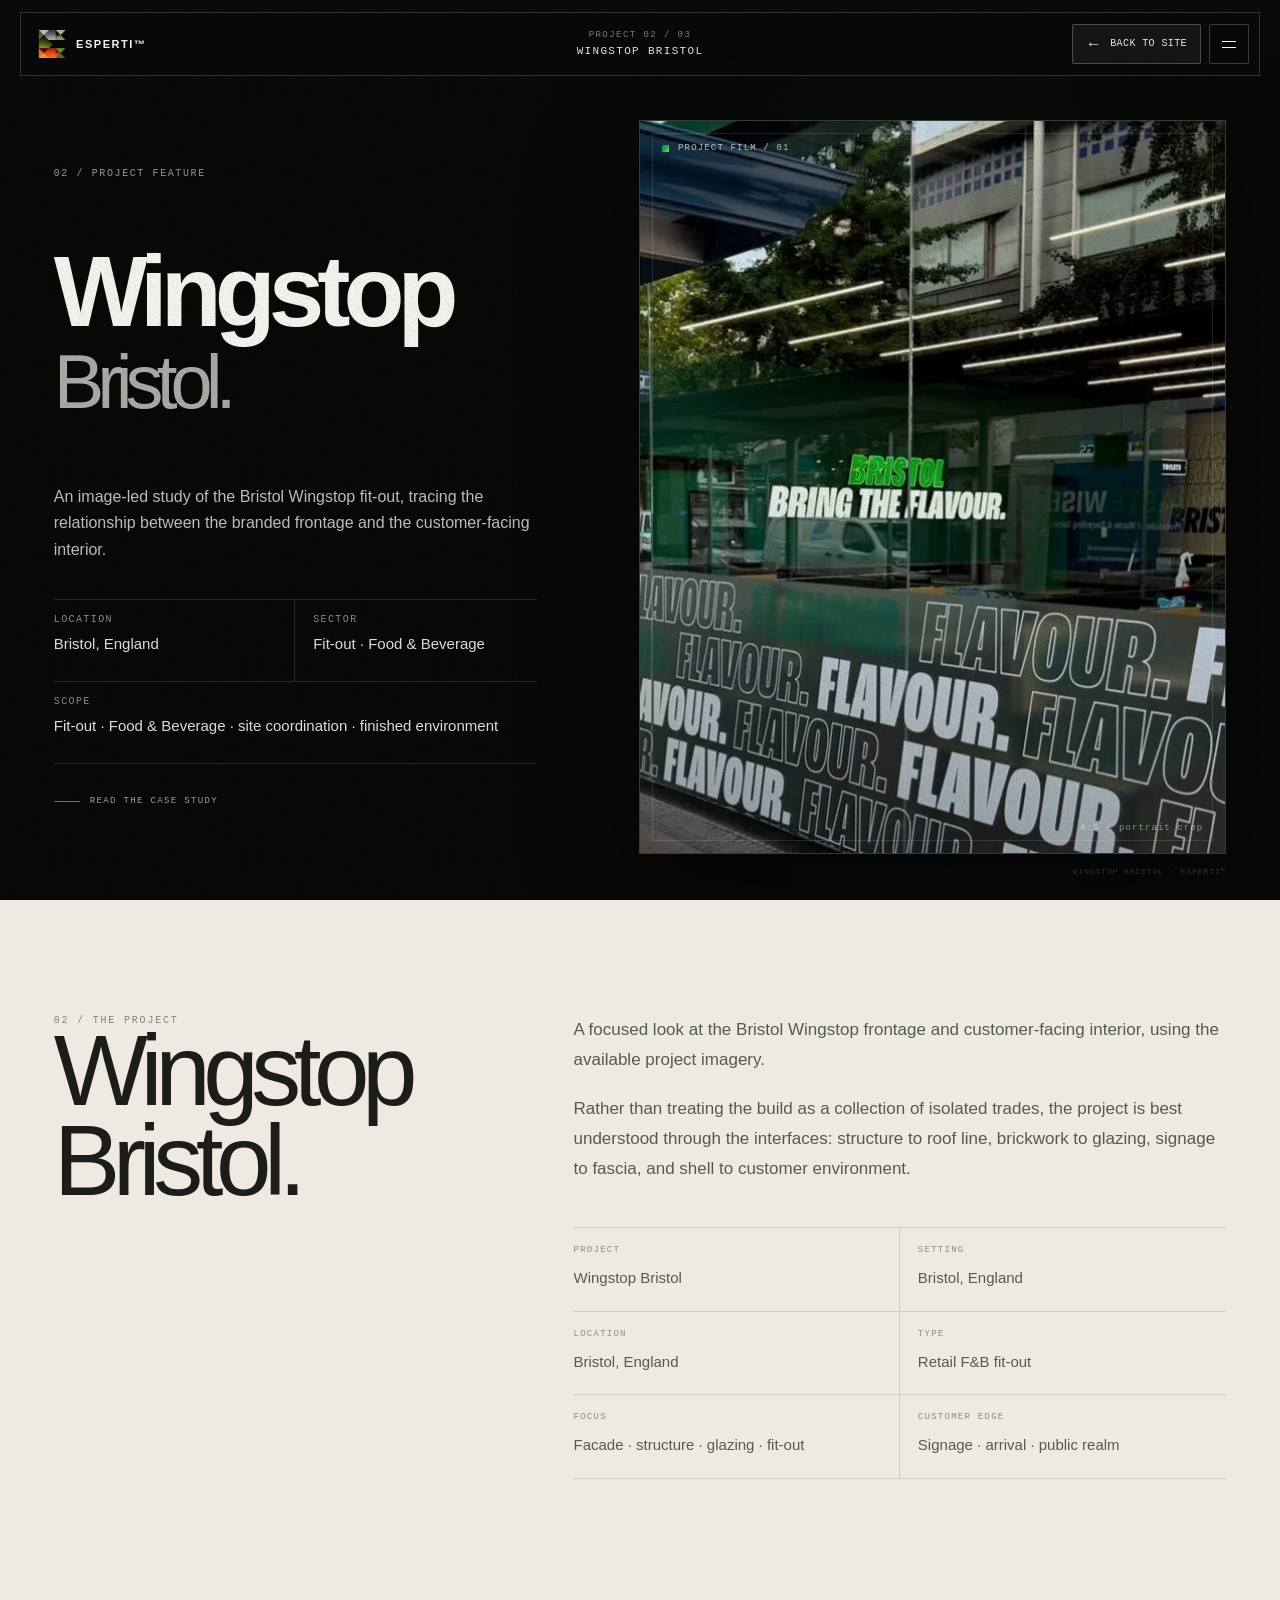
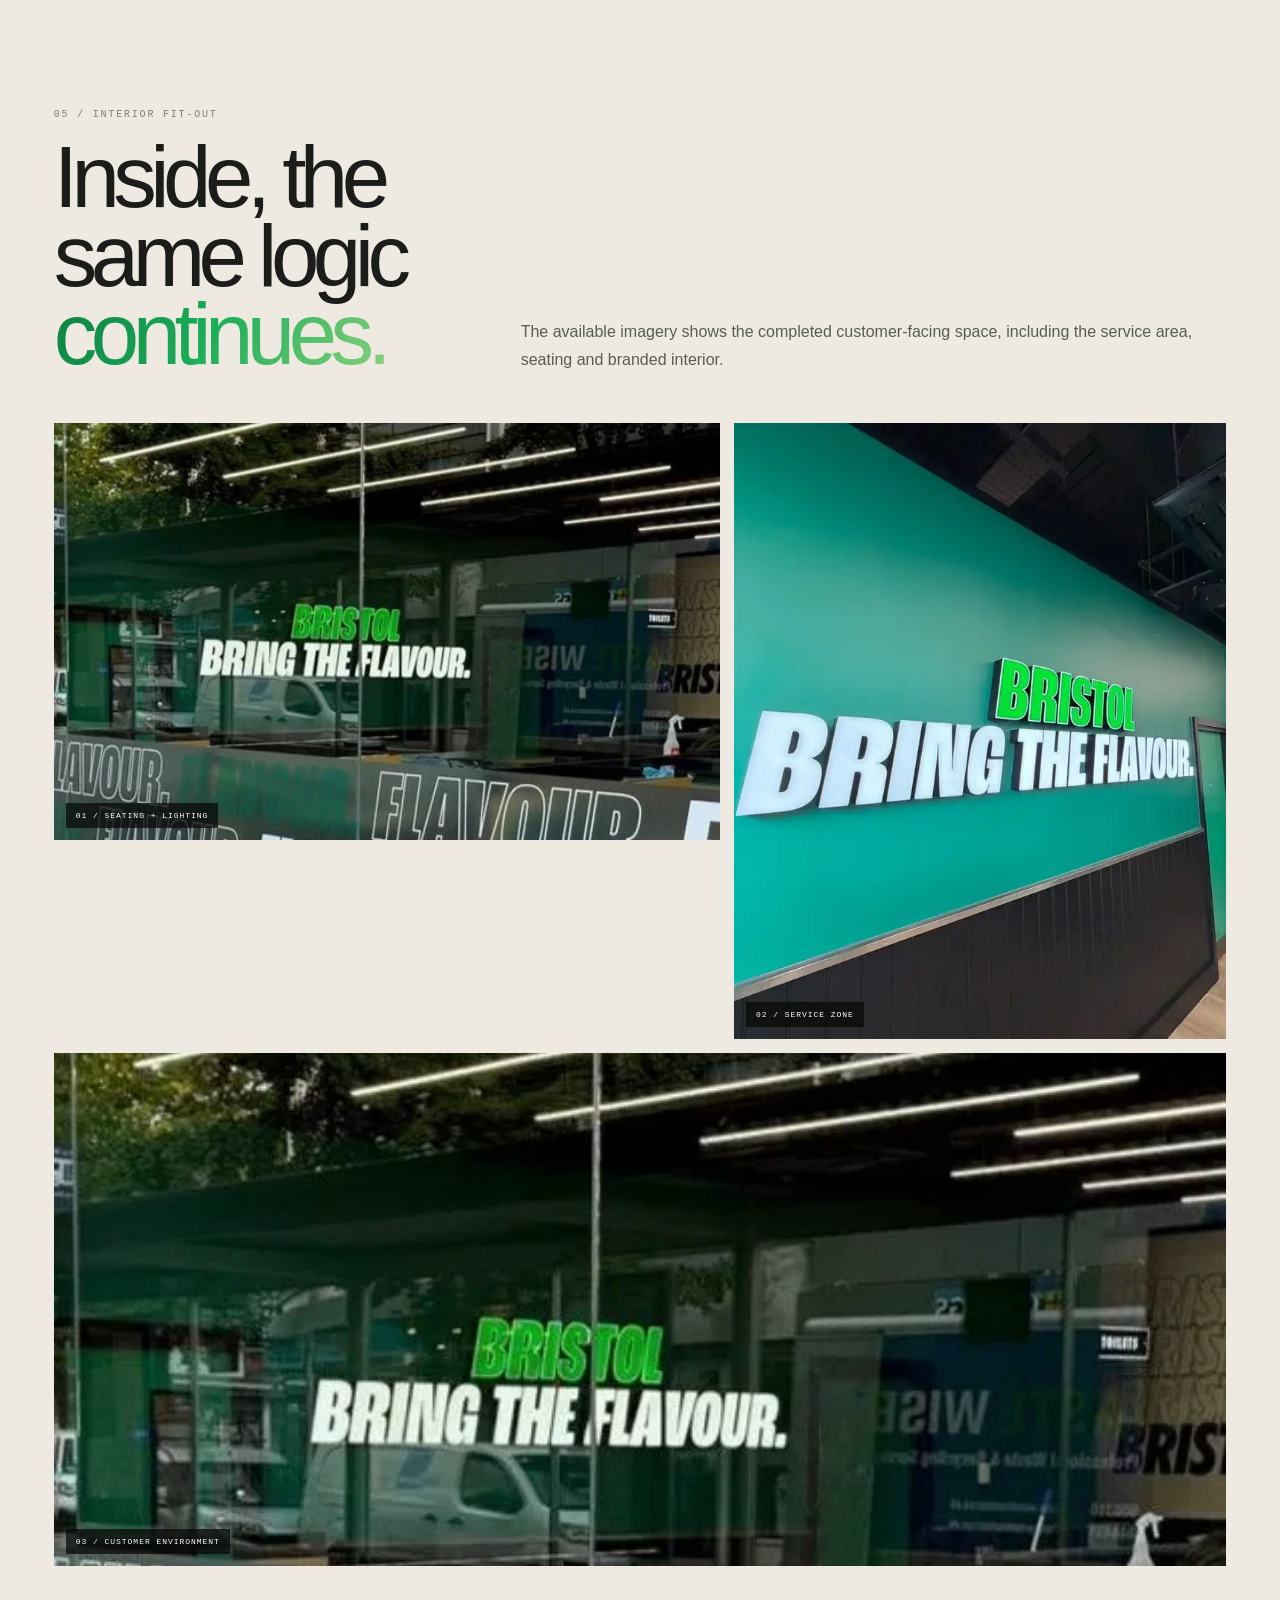
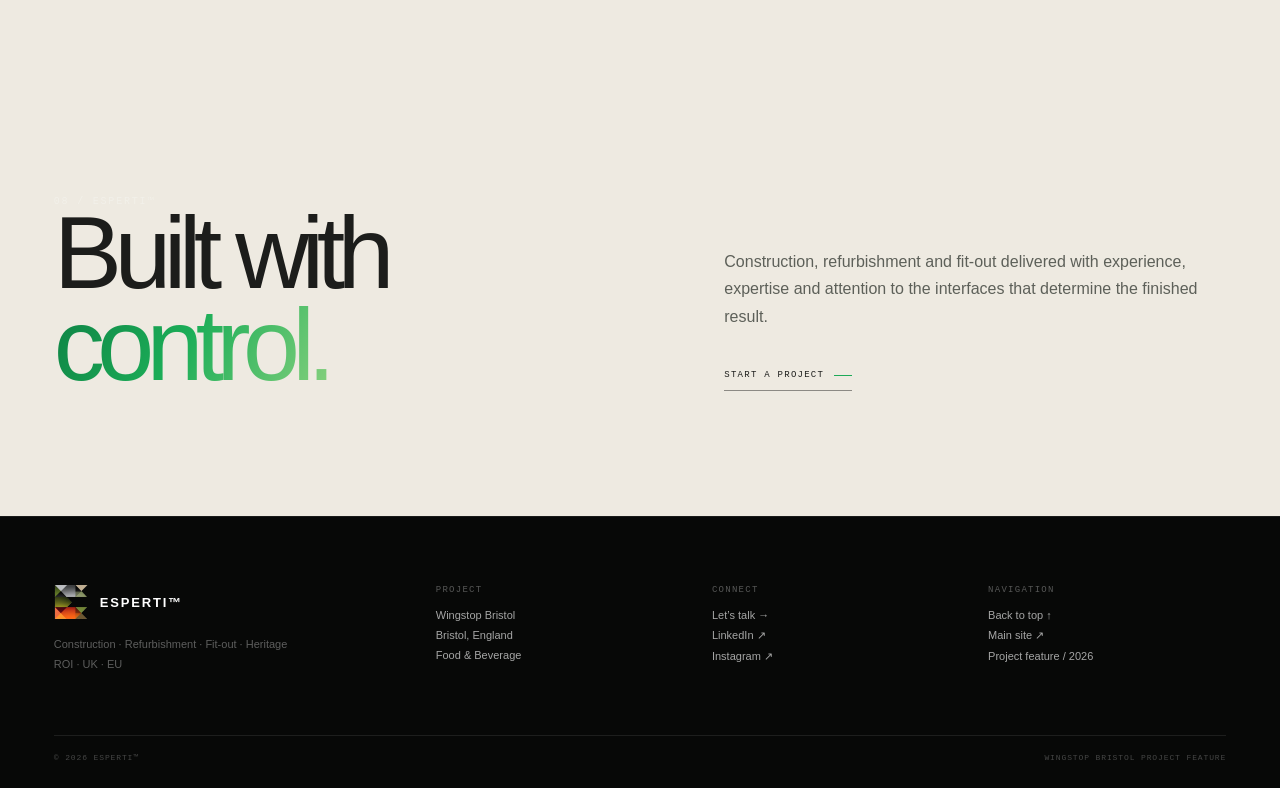
<file: bristol.html>
<!DOCTYPE html>

<html lang="en">
<head>
<meta charset="utf-8"/>
<meta content="width=device-width,initial-scale=1" name="viewport"/>
<title>Wingstop Bristol | ESPERTI™</title>
<meta content="Wingstop Bristol project feature by ESPERTI™. An image-led overview of project context, site conditions and delivery discipline." name="description"/>
<meta content="#080908" name="theme-color"/>
<style>
:root{--black:#080908;--black2:#101210;--paper:#eeeae1;--white:#f5f4ef;--ink:#1c1d1b;--muted:#777b75;--muted-light:rgba(245,244,239,.58);--line:rgba(245,244,239,.14);--line-dark:rgba(25,27,24,.14);--green:#20a653;--green2:#8fd487;--green-grad:linear-gradient(120deg,#0d7f43 0%,#1cae58 48%,#88d17e 100%);--pad:clamp(22px,4.2vw,70px);--max:1480px;--mono:"SFMono-Regular",Consolas,"Liberation Mono","Courier New",monospace;--ease:cubic-bezier(.2,.72,.2,1)}
*{box-sizing:border-box}html{scroll-behavior:smooth;background:var(--black)}body{margin:0;background:var(--black);color:var(--white);font-family:Arial,Helvetica,sans-serif;-webkit-font-smoothing:antialiased;text-rendering:optimizeLegibility}a{color:inherit;text-decoration:none}img,video{display:block;max-width:100%}button{font:inherit}.container{width:min(var(--max),calc(100% - 2*var(--pad)));margin:0 auto}.kicker{font:10px var(--mono);letter-spacing:.18em;text-transform:uppercase;color:var(--muted-light)}.kicker.green{color:#68cb7b}.display{margin:0;font-weight:520;letter-spacing:-.075em;line-height:.9}.display .stroke{font-weight:300;color:transparent;-webkit-text-stroke:1px rgba(245,244,239,.45)}.display .green{background:var(--green-grad);-webkit-background-clip:text;background-clip:text;color:transparent}.section{padding:clamp(88px,9vw,155px) 0}.rv{opacity:0;transform:translateY(22px);transition:opacity .8s var(--ease),transform .8s var(--ease)}.rv.in{opacity:1;transform:none}
.project-nav{position:fixed;z-index:50;top:18px;left:50%;transform:translateX(-50%);width:calc(100% - 36px);max-width:1500px;height:56px;padding:0 12px 0 15px;display:flex;align-items:center;justify-content:space-between;border:1px solid rgba(255,255,255,.14);background:rgba(7,8,8,.72);backdrop-filter:blur(18px);-webkit-backdrop-filter:blur(18px)}.project-brand{display:flex;align-items:center;gap:10px}.project-brand img{width:28px;height:28px;object-fit:contain}.project-brand strong{font-size:11px;font-weight:600;letter-spacing:.14em}.project-title{position:absolute;left:50%;transform:translateX(-50%);font:9px var(--mono);letter-spacing:.18em;color:rgba(255,255,255,.48);text-transform:uppercase}.project-menu{width:38px;height:38px;border:1px solid rgba(255,255,255,.16);background:transparent;display:flex;align-items:center;justify-content:center;flex-direction:column;gap:5px;cursor:pointer}.project-menu i{width:14px;height:1px;background:#fff;transition:transform .35s var(--ease)}.project-menu[aria-expanded="true"] i:first-child{transform:translateY(3px) rotate(45deg)}.project-menu[aria-expanded="true"] i:last-child{transform:translateY(-3px) rotate(-45deg)}.nav-progress{position:absolute;left:-1px;bottom:-1px;width:100%;height:2px;background:var(--green-grad);transform:scaleX(var(--sp,0));transform-origin:0 50%}.menu{position:fixed;inset:0;z-index:45;background:#080909;color:#fff;display:flex;flex-direction:column;justify-content:center;padding:100px var(--pad) 40px;clip-path:inset(0 0 100% 0);visibility:hidden;transition:clip-path .75s cubic-bezier(.7,0,.2,1),visibility 0s .75s}.menu.open{clip-path:inset(0);visibility:visible;transition-delay:0s}.menu a{display:flex;align-items:baseline;gap:20px;padding:13px 0;border-bottom:1px solid rgba(255,255,255,.09);font-size:clamp(28px,5vw,72px);letter-spacing:-.06em;font-weight:500;opacity:0;transform:translateY(20px);transition:opacity .6s var(--ease),transform .6s var(--ease),color .25s}.menu.open a{opacity:1;transform:none;transition-delay:calc(.12s + var(--i)*.045s)}.menu a small{font:9px var(--mono);letter-spacing:.15em;color:rgba(255,255,255,.28);width:24px}.menu a:hover{color:#72cd83}
.hero{min-height:100svh;padding:120px var(--pad) 46px;background:var(--black);position:relative;overflow:hidden}.hero:after{content:"";position:absolute;inset:0;pointer-events:none;background:radial-gradient(circle at 72% 35%,rgba(25,170,87,.07),transparent 28%)}.hero-inner{width:min(var(--max),100%);min-height:calc(100svh - 166px);margin:0 auto;display:grid;grid-template-columns:minmax(340px,.74fr) minmax(400px,.9fr);gap:clamp(40px,8vw,140px);align-items:center;position:relative;z-index:1}.hero-copy{padding:4vh 0}.hero-index{font:9px var(--mono);letter-spacing:.18em;color:rgba(255,255,255,.42);text-transform:uppercase;margin-bottom:25px}.hero-copy h1{font-size:clamp(64px,8.4vw,128px)}.hero-copy h1 span{display:block}.hero-copy h1 .sub{font-weight:300;color:rgba(255,255,255,.58);font-size:.78em;margin-top:4px}.hero-summary{max-width:610px;margin:38px 0 0;font-size:clamp(16px,1.3vw,20px);line-height:1.55;color:rgba(255,255,255,.68)}.hero-meta{margin-top:44px;max-width:650px;border-top:1px solid var(--line);display:grid;grid-template-columns:1fr 1fr}.meta{padding:14px 18px 18px 0;border-bottom:1px solid var(--line);min-height:82px}.meta:nth-child(odd){border-right:1px solid var(--line)}.meta:nth-child(even){padding-left:18px}.meta:last-child{grid-column:1/-1;border-right:0}.meta b{display:block;font:9px var(--mono);letter-spacing:.13em;text-transform:uppercase;color:rgba(255,255,255,.34);margin-bottom:8px}.meta strong{font-size:15px;font-weight:500;line-height:1.35}.hero-scroll{display:inline-flex;align-items:center;gap:10px;margin-top:32px;font:9px var(--mono);letter-spacing:.15em;text-transform:uppercase;color:rgba(255,255,255,.45)}.hero-scroll i{width:26px;height:1px;background:var(--green)}.hero-visual{display:flex;justify-content:flex-end;position:relative}.video-wrap{width:min(100%,680px);aspect-ratio:4/5;position:relative;overflow:hidden;border:1px solid rgba(255,255,255,.16);background:#151715;box-shadow:0 35px 100px rgba(0,0,0,.42)}.video-wrap:before{content:"";position:absolute;inset:12px;border:1px solid rgba(255,255,255,.12);z-index:2;pointer-events:none}.video-wrap video{width:100%;height:100%;object-fit:cover;object-position:50% 0%;filter:saturate(.93) contrast(1.04) brightness(.9)}.video-wrap:after{content:"";position:absolute;inset:0;background:linear-gradient(180deg,rgba(0,0,0,.03),transparent 45%,rgba(0,0,0,.3));pointer-events:none}.video-label{position:absolute;z-index:3;top:22px;left:22px;font:9px var(--mono);letter-spacing:.13em;text-transform:uppercase;color:rgba(255,255,255,.72);display:flex;gap:9px;align-items:center}.video-label:before{content:"";width:7px;height:7px;background:var(--green-grad)}.video-index{position:absolute;z-index:3;right:22px;bottom:20px;font:9px var(--mono);letter-spacing:.12em;color:rgba(255,255,255,.5)}.hero-note{position:absolute;right:var(--pad);bottom:24px;font:8px var(--mono);letter-spacing:.11em;color:rgba(255,255,255,.24);text-transform:uppercase}
.light-section{background:var(--paper);color:var(--ink)}.light-section .kicker{color:#7f827c}.light-section .display .stroke{color:transparent;-webkit-text-stroke:1px rgba(20,21,19,.45)}.intro-grid{display:grid;grid-template-columns:.78fr 1.22fr;gap:clamp(48px,8vw,120px);align-items:start}.intro-grid h2{font-size:clamp(58px,7.8vw,116px)}.intro-copy{max-width:760px;font-size:17px;line-height:1.74;color:#565953}.intro-copy p{margin:0}.intro-copy p+p{margin-top:20px}.project-facts{margin-top:44px;border-top:1px solid var(--line-dark);display:grid;grid-template-columns:repeat(2,1fr)}.fact{padding:17px 18px 18px 0;border-bottom:1px solid var(--line-dark)}.fact:nth-child(odd){border-right:1px solid var(--line-dark)}.fact:nth-child(even){padding-left:18px}.fact b{display:block;font:9px var(--mono);letter-spacing:.14em;text-transform:uppercase;color:#898d86;margin-bottom:8px}.fact strong{font-size:15px;font-weight:500}
.technical{background:#0a0b0a;padding:0}.technical-wrap{position:relative;min-height:clamp(680px,76vw,1100px);overflow:hidden;border-top:1px solid rgba(255,255,255,.06);border-bottom:1px solid rgba(255,255,255,.06)}.technical-bg{position:absolute;inset:0;background-image:linear-gradient(90deg,rgba(8,9,8,.97) 0%,rgba(8,9,8,.84) 25%,rgba(8,9,8,.28) 57%,rgba(8,9,8,.68) 100%),linear-gradient(180deg,rgba(8,9,8,.16),rgba(8,9,8,.45)),url('assets/rushmere/facade-technical.webp');background-size:cover;background-position:center 38%;transform:scale(1.01)}.technical-content{position:relative;z-index:2;min-height:inherit;padding:clamp(80px,9vw,150px) var(--pad);display:grid;grid-template-columns:.74fr 1.26fr;gap:clamp(40px,8vw,120px);align-items:end}.technical-copy{align-self:start;max-width:620px}.technical-copy h2{font-size:clamp(58px,7.4vw,112px);margin-top:18px}.technical-copy p{margin:28px 0 0;max-width:560px;font-size:16px;line-height:1.72;color:rgba(255,255,255,.61)}.technical-tag{display:inline-flex;align-items:center;gap:9px;margin-top:30px;font:9px var(--mono);letter-spacing:.13em;text-transform:uppercase;color:rgba(255,255,255,.46)}.technical-tag i{width:24px;height:1px;background:#55c76c}.technical-panel{justify-self:end;width:min(100%,620px);padding:26px 28px;border:1px solid rgba(255,255,255,.18);background:linear-gradient(180deg,rgba(7,9,8,.72),rgba(7,9,8,.56));backdrop-filter:blur(9px);-webkit-backdrop-filter:blur(9px)}.technical-panel-head{display:flex;justify-content:space-between;gap:18px;padding-bottom:16px;border-bottom:1px solid rgba(255,255,255,.12);font:9px var(--mono);letter-spacing:.13em;text-transform:uppercase;color:rgba(255,255,255,.48)}.technical-panel-grid{display:grid;grid-template-columns:repeat(3,1fr)}.technical-panel-item{padding:18px 16px 4px 0;border-right:1px solid rgba(255,255,255,.1)}.technical-panel-item:nth-child(2),.technical-panel-item:nth-child(3){padding-left:16px}.technical-panel-item:last-child{border-right:0}.technical-panel-item b{display:block;font:10px var(--mono);letter-spacing:.13em;text-transform:uppercase;color:#6bd07c;margin-bottom:9px}.technical-panel-item strong{font-size:15px;font-weight:500;line-height:1.35}.technical-panel-item p{margin:10px 0 0;font-size:12px;line-height:1.55;color:rgba(255,255,255,.48)}
.studies{background:#0b0c0b}.studies-head{display:grid;grid-template-columns:.72fr 1.28fr;gap:70px;align-items:end;margin-bottom:48px}.studies-head h2{font-size:clamp(54px,6.8vw,102px);margin-top:18px}.studies-head p{max-width:740px;margin:0;font-size:16px;line-height:1.72;color:rgba(255,255,255,.54)}.study-grid{display:grid;grid-template-columns:1.25fr .75fr;gap:16px}.study-card{margin:0;background:#121311;border:1px solid rgba(255,255,255,.08);overflow:hidden}.study-card img{width:100%;height:100%;object-fit:cover}.study-card.main img{aspect-ratio:16/9;object-position:center}.study-card.side img{aspect-ratio:941/1672;object-position:center top}.study-caption{display:flex;justify-content:space-between;padding:12px 14px;border-top:1px solid rgba(255,255,255,.08);font:9px var(--mono);letter-spacing:.12em;text-transform:uppercase;color:rgba(255,255,255,.4)}.study-notes{display:grid;grid-template-columns:repeat(3,1fr);gap:0;margin-top:18px;border-top:1px solid rgba(255,255,255,.1)}.study-note{padding:16px 16px 0 0;border-right:1px solid rgba(255,255,255,.1)}.study-note:nth-child(2),.study-note:nth-child(3){padding-left:16px}.study-note:last-child{border-right:0}.study-note b{font:9px var(--mono);letter-spacing:.13em;color:#68c878}.study-note p{margin:8px 0 0;font-size:13px;line-height:1.6;color:rgba(255,255,255,.52)}
.interior{background:var(--paper);color:var(--ink)}.interior .kicker{color:#7d8179}.interior-head{display:grid;grid-template-columns:.72fr 1.28fr;gap:70px;align-items:end}.interior-head h2{font-size:clamp(54px,6.8vw,102px);margin-top:18px}.interior-head p{max-width:760px;margin:0;font-size:16px;line-height:1.72;color:#595c55}.photo-grid{margin-top:50px;display:grid;grid-template-columns:1.15fr .85fr;gap:14px}.photo{margin:0;position:relative;overflow:hidden;background:#d8d4ca}.photo.feature{aspect-ratio:16/10}.photo.portrait{aspect-ratio:4/5}.photo img{width:100%;height:100%;object-fit:cover;transition:transform 1s var(--ease)}.photo:hover img{transform:scale(1.022)}.photo.feature img{object-position:center 48%}.photo.p1 img{object-position:center 20%}.photo.p2 img{object-position:center 18%}.photo figcaption{position:absolute;left:12px;bottom:12px;padding:8px 10px;background:rgba(8,9,8,.74);color:#fff;font:8px var(--mono);letter-spacing:.12em;text-transform:uppercase}.photo.span{grid-column:1/-1}.photo.span img{aspect-ratio:16/7;object-position:center 43%}
.delivery{background:#101210;color:#fff}.delivery-grid{display:grid;grid-template-columns:.8fr 1.2fr;gap:clamp(44px,8vw,120px);align-items:center}.delivery-copy h2{font-size:clamp(54px,7vw,104px);margin-top:18px}.delivery-copy>p{max-width:600px;font-size:16px;line-height:1.72;color:rgba(255,255,255,.56)}.delivery-list{margin-top:34px;border-top:1px solid var(--line)}.delivery-row{display:grid;grid-template-columns:76px 1fr;gap:18px;padding:16px 0;border-bottom:1px solid var(--line)}.delivery-row b{font:9px var(--mono);letter-spacing:.12em;color:#6ed181}.delivery-row span{font-size:14px;line-height:1.55;color:rgba(255,255,255,.63)}.delivery-media{position:relative}.delivery-media figure{margin:0;overflow:hidden;border:1px solid rgba(255,255,255,.09)}.delivery-media img{width:100%;height:auto;aspect-ratio:4/3;object-fit:cover;object-position:center}.delivery-note{position:absolute;right:18px;bottom:18px;max-width:270px;padding:15px 16px;border:1px solid rgba(255,255,255,.17);background:rgba(7,8,8,.74);backdrop-filter:blur(8px);-webkit-backdrop-filter:blur(8px)}.delivery-note b{display:block;font:9px var(--mono);letter-spacing:.14em;text-transform:uppercase;color:#70d180;margin-bottom:8px}.delivery-note span{font-size:12px;line-height:1.5;color:rgba(255,255,255,.58)}
.outcome{background:var(--black);color:#fff}.outcome-head{display:grid;grid-template-columns:.7fr 1.3fr;gap:70px;align-items:end}.outcome-head h2{font-size:clamp(56px,7vw,108px);margin-top:18px}.outcome-head p{max-width:760px;margin:0;font-size:16px;line-height:1.75;color:rgba(255,255,255,.55)}.outcome-strip{display:grid;grid-template-columns:1.15fr .7fr .7fr;gap:14px;margin-top:50px}.outcome-strip figure{margin:0;overflow:hidden;position:relative;border:1px solid rgba(255,255,255,.08);min-height:360px}.outcome-strip figure:first-child{min-height:520px}.outcome-strip img{width:100%;height:100%;object-fit:cover}.outcome-strip figure:first-child img{object-position:center 46%}.outcome-strip figure:nth-child(2) img{object-position:center 22%}.outcome-strip figure:nth-child(3) img{object-position:center 18%}.outcome-strip figcaption{position:absolute;left:14px;bottom:14px;padding:8px 10px;background:rgba(7,8,8,.74);font:8px var(--mono);letter-spacing:.12em;text-transform:uppercase}
.close{background:var(--paper);color:var(--ink);padding:115px 0 125px}.close-grid{display:grid;grid-template-columns:1fr .85fr;gap:80px;align-items:end}.close h2{font-size:clamp(60px,8vw,120px)}.close p{max-width:560px;font-size:16px;line-height:1.72;color:#5d6059}.cta{display:inline-flex;align-items:center;gap:10px;margin-top:24px;font:9px var(--mono);letter-spacing:.14em;text-transform:uppercase;border-bottom:1px solid rgba(20,21,19,.45);padding-bottom:10px}.cta i{display:block;width:18px;height:1px;background:#1eaa58}
footer{background:#070807;color:#fff;padding:68px 0 26px;border-top:1px solid rgba(255,255,255,.08)}.footer-grid{display:grid;grid-template-columns:1.3fr .9fr .9fr .9fr;gap:38px}.footer-brand{font-size:28px;letter-spacing:-.04em}.footer-tag{margin-top:12px;font-size:11px;line-height:1.8;color:rgba(255,255,255,.35)}.footer-head{font:9px var(--mono);letter-spacing:.14em;text-transform:uppercase;color:rgba(255,255,255,.32);margin-bottom:14px}.footer-links{display:flex;flex-direction:column;gap:8px;font-size:11px;color:rgba(255,255,255,.64)}.footer-links a:hover{color:#69d07b}.footer-bottom{display:flex;justify-content:space-between;gap:20px;margin-top:60px;padding-top:17px;border-top:1px solid rgba(255,255,255,.09);font:8px var(--mono);letter-spacing:.11em;text-transform:uppercase;color:rgba(255,255,255,.25)}
@media(max-width:1100px){.hero-inner{grid-template-columns:1fr;align-items:start}.hero-copy{padding-top:2vh}.hero-visual{justify-content:flex-start}.video-wrap{width:min(82vw,660px)}.intro-grid,.technical-content,.studies-head,.interior-head,.delivery-grid,.outcome-head,.close-grid{grid-template-columns:1fr;gap:42px}.technical-wrap{min-height:980px}.technical-bg{background-position:center 35%}.technical-content{align-items:end}.technical-panel{justify-self:start;width:min(100%,720px)}.study-grid{grid-template-columns:1fr}.study-card.side img{aspect-ratio:16/9;object-position:center 42%}.photo-grid{grid-template-columns:1fr 1fr}.photo.feature{grid-column:1/-1}.photo.span{grid-column:1/-1}.outcome-strip{grid-template-columns:1fr 1fr}.outcome-strip figure:first-child{grid-column:1/-1}.footer-grid{grid-template-columns:1.4fr 1fr 1fr}}
@media(max-width:640px){.project-title{display:none}.hero{padding-top:104px}.hero-inner{gap:42px}.hero-copy h1{font-size:clamp(58px,18vw,84px)}.hero-summary{font-size:15px;margin-top:28px}.hero-meta{margin-top:32px;grid-template-columns:1fr}.meta:nth-child(odd){border-right:0}.meta:nth-child(even){padding-left:0}.video-wrap{width:100%;aspect-ratio:4/5}.hero-note{display:none}.hero-scroll{margin-top:26px}.project-facts{grid-template-columns:1fr}.fact:nth-child(odd){border-right:0}.fact:nth-child(even){padding-left:0}.technical-wrap{min-height:920px}.technical-bg{background-position:61% 27%}.technical-content{padding:76px var(--pad) 60px}.technical-copy h2{font-size:clamp(54px,15vw,78px)}.technical-copy p{font-size:14px}.technical-panel{padding:20px}.technical-panel-grid{grid-template-columns:1fr}.technical-panel-item{border-right:0;border-bottom:1px solid rgba(255,255,255,.1);padding:14px 0}.technical-panel-item:nth-child(2),.technical-panel-item:nth-child(3){padding-left:0}.technical-panel-item:last-child{border-bottom:0}.study-grid{grid-template-columns:1fr}.study-card.main img{aspect-ratio:4/3}.study-card.side img{aspect-ratio:4/5}.study-notes{grid-template-columns:1fr}.study-note,.study-note:nth-child(2),.study-note:nth-child(3){border-right:0;border-bottom:1px solid rgba(255,255,255,.1);padding:14px 0}.study-note:last-child{border-bottom:0}.photo-grid{grid-template-columns:1fr}.photo.feature,.photo.span{grid-column:auto}.photo.feature{aspect-ratio:4/3}.photo.span img{aspect-ratio:4/3}.delivery-row{grid-template-columns:62px 1fr}.delivery-note{position:relative;right:auto;bottom:auto;margin-top:-36px;margin-left:18px;margin-right:18px}.outcome-strip{grid-template-columns:1fr}.outcome-strip figure:first-child{grid-column:auto}.outcome-strip figure,.outcome-strip figure:first-child{min-height:0;aspect-ratio:4/5}.outcome-strip figure:first-child{aspect-ratio:4/3}.footer-grid{grid-template-columns:1fr 1fr}.footer-grid>div:last-child{display:none}.footer-bottom{display:block;line-height:1.8}.footer-bottom span{display:block}}
@media(prefers-reduced-motion:reduce){html{scroll-behavior:auto}.rv{opacity:1;transform:none;transition:none}.photo img{transition:none}}
</style>

<style>.project-hero-still{width:100%;height:100%;object-fit:cover;display:block}.video-wrap:has(.project-hero-still){aspect-ratio:4/5;background:#141615}@media(max-width:700px){.video-wrap:has(.project-hero-still){aspect-ratio:4/3}}</style><style id="project-header-polish">
.project-nav{position:fixed;z-index:100;top:max(12px,env(safe-area-inset-top));left:50%;transform:translateX(-50%);width:calc(100% - 40px);max-width:1500px;height:64px;padding:0 10px 0 17px;display:flex;align-items:center;justify-content:space-between;gap:14px;border:1px solid rgba(245,244,239,.18);background:rgba(8,9,8,.82);backdrop-filter:blur(16px);-webkit-backdrop-filter:blur(16px)}
.project-brand{display:flex;align-items:center;gap:10px;min-width:0;flex:0 0 auto}.project-brand img{width:28px;height:28px;object-fit:contain}.project-brand strong{font-size:11px;font-weight:600;letter-spacing:.14em;white-space:nowrap}
.project-title{position:absolute;left:50%;top:50%;transform:translate(-50%,-50%);display:flex;flex-direction:column;align-items:center;justify-content:center;gap:5px;max-width:270px;white-space:nowrap;text-align:center;pointer-events:none;color:rgba(245,244,239,.5);font:9px/1 var(--mono);letter-spacing:.16em;text-transform:uppercase}.project-title strong{font:500 11px/1.1 var(--mono);letter-spacing:.12em;color:rgba(245,244,239,.92)}
.project-actions{margin-left:auto;display:flex;align-items:center;gap:8px;flex:0 0 auto;position:relative;z-index:2}
.project-back{position:static;transform:none;display:inline-flex;align-items:center;justify-content:center;gap:8px;min-height:40px;padding:0 13px;border:1px solid rgba(245,244,239,.25);border-radius:2px;background:rgba(245,244,239,.055);color:rgba(245,244,239,.94);font:500 10px/1 var(--mono);letter-spacing:.04em;text-transform:uppercase;white-space:nowrap;transition:background .22s ease,border-color .22s ease,color .22s ease,transform .22s ease}.project-back-arrow{font:16px/1 Arial,Helvetica,sans-serif;transition:transform .22s ease}.project-back:hover{background:rgba(32,166,83,.13);border-color:rgba(104,203,123,.72);color:#fff;transform:translateY(-1px)}.project-back:hover .project-back-arrow{transform:translateX(-2px)}
.project-menu{width:40px;height:40px;flex:0 0 40px;padding:0;border:1px solid rgba(245,244,239,.22);border-radius:2px;background:transparent;display:flex;align-items:center;justify-content:center;flex-direction:column;gap:5px;cursor:pointer;transition:background .2s,border-color .2s}.project-menu:hover{background:rgba(245,244,239,.07);border-color:rgba(245,244,239,.48)}.project-menu i{width:14px;height:1px;background:#f5f4ef;transition:transform .3s var(--ease)}.project-menu[aria-expanded="true"] i:first-child{transform:translateY(3px) rotate(45deg)}.project-menu[aria-expanded="true"] i:last-child{transform:translateY(-3px) rotate(-45deg)}
.project-back:focus-visible,.project-menu:focus-visible,.project-brand:focus-visible{outline:2px solid #72cd83;outline-offset:3px}.nav-progress{position:absolute;left:-1px;right:-1px;bottom:-1px;height:2px;background:var(--green-grad);transform:scaleX(var(--sp,0));transform-origin:0 50%;pointer-events:none}
.hero-index{font-size:10px;letter-spacing:.16em;color:rgba(245,244,239,.62);margin-bottom:24px}.hero-copy h1{font-size:clamp(64px,7.8vw,124px);line-height:.93;letter-spacing:-.07em}.hero-copy h1 .sub{font-size:.76em;margin-top:8px;color:rgba(245,244,239,.69)}.hero-summary{max-width:590px;margin-top:31px;font-size:clamp(16px,1.18vw,19px);line-height:1.65;color:rgba(245,244,239,.78)}.hero-meta{margin-top:36px}.meta b{font-size:10px;color:rgba(245,244,239,.56);letter-spacing:.14em}.meta strong{font-size:15px;line-height:1.45;color:rgba(245,244,239,.92)}.hero-scroll{color:rgba(245,244,239,.66);transition:color .2s}.hero-scroll:hover{color:#8fd487}
.project-switch{display:none!important}
@media(max-width:1100px){.hero-inner{grid-template-columns:minmax(0,1fr);min-height:auto;align-items:start;gap:42px}.hero{min-height:auto;padding-top:124px}.hero-copy{padding:2vh 0 0}.hero-visual{justify-content:flex-start}.video-wrap{width:min(100%,760px)}}
@media(max-width:860px){.project-title{display:none}.project-nav{height:60px}.project-brand strong{font-size:10px}.hero{padding-top:118px}}
@media(max-width:640px){.project-nav{top:max(9px,env(safe-area-inset-top));width:calc(100% - 24px);height:54px;padding:0 7px 0 11px;gap:8px}.project-brand{gap:7px}.project-brand img{width:25px;height:25px}.project-brand strong{font-size:10px;letter-spacing:.1em}.project-actions{gap:6px}.project-back{min-height:36px;padding:0 10px;font-size:9px;letter-spacing:.025em;gap:6px}.project-back-arrow{font-size:15px}.project-menu{width:36px;height:36px;flex-basis:36px}.hero{padding-top:96px;padding-bottom:34px}.hero-inner{gap:32px}.hero-copy{padding:0}.hero-index{margin-bottom:20px;font-size:9px}.hero-copy h1{font-size:clamp(58px,16vw,82px)}.hero-summary{margin-top:24px;font-size:16px;line-height:1.62}.hero-meta{margin-top:28px;grid-template-columns:1fr}.meta{min-height:0;padding:14px 0 15px}.meta:nth-child(odd){border-right:0}.meta:nth-child(even){padding-left:0}.meta strong{font-size:14px}.hero-scroll{margin-top:24px}.hero-note{display:none}}
@media(max-width:360px){.project-brand strong{display:none}.project-back{padding:0 8px;font-size:9px}.project-nav{padding-left:9px}}
@media(prefers-reduced-motion:reduce){.project-back,.project-back-arrow,.project-menu i,.hero-scroll{transition:none!important}}
</style>
<style>.footer-brand.project-brand{display:inline-flex;align-items:center;gap:12px;color:#fff;text-decoration:none}.footer-brand.project-brand img{width:34px;height:34px}.footer-brand.project-brand strong{font-size:13px;font-weight:600;letter-spacing:.14em}</style><link rel="stylesheet" href="assets/css/finish.css">
</head>
<body>
<nav class="project-nav" aria-label="Project navigation">
 <a aria-label="ESPERTI home" class="project-brand" href="index.html">
  <img alt="ESPERTI mark" src="assets/esperti-mark.webp"/>
  <strong>ESPERTI™</strong>
 </a>
 <div class="project-title" aria-label="Current project">
  <span>PROJECT 02 / 03</span>
  <strong>WINGSTOP BRISTOL</strong>
 </div>
 <div class="project-actions">
  <a aria-label="Back to site" class="project-back" href="index.html">
   <span aria-hidden="true" class="project-back-arrow">←</span><span>Back to site</span>
  </a>
  <button type="button" aria-controls="menu" aria-expanded="false" aria-label="Open menu" class="project-menu">
   <i aria-hidden="true"></i><i aria-hidden="true"></i>
  </button>
 </div>
 <span class="nav-progress" aria-hidden="true"></span>
</nav>
<div aria-hidden="true" class="menu" id="menu"><a href="#project" style="--i:0"><small>01</small>Project overview</a><a href="#interior" style="--i:1"><small>02</small>Interior</a><a href="#contact" style="--i:2"><small>03</small>Contact</a></div>
<header class="hero" id="top"><div class="hero-inner"><div class="hero-copy rv"><div class="hero-index">02 / Project feature</div><h1><span>Wingstop</span><span class="sub">Bristol.</span></h1><p class="hero-summary">An image-led study of the Bristol Wingstop fit-out, tracing the relationship between the branded frontage and the customer-facing interior.</p><div class="hero-meta"><div class="meta"><b>Location</b><strong>Bristol, England</strong></div><div class="meta"><b>Sector</b><strong>Fit-out · Food &amp; Beverage</strong></div><div class="meta"><b>Scope</b><strong>Fit-out · Food &amp; Beverage · site coordination · finished environment</strong></div></div><a class="hero-scroll" href="#project"><i></i>Read the case study</a></div><div class="hero-visual rv" style="transition-delay:.12s"><div class="video-wrap"><div class="video-label">Project film / 01</div><img alt="Wingstop Bristol project image" class="project-hero-still" decoding="async" loading="eager" src="assets/project-bristol-new.webp"/><div class="video-index">4:5 / portrait crop</div></div></div></div><div class="hero-note">Wingstop Bristol · ESPERTI™</div></header>
<section class="section light-section" id="project"><div class="container intro-grid"><div class="rv"><div class="kicker">02 / The project</div><h2 class="display">Wingstop Bristol.</h2></div><div class="intro-copy rv" style="transition-delay:.1s"><p>A focused look at the Bristol Wingstop frontage and customer-facing interior, using the available project imagery.</p><p>Rather than treating the build as a collection of isolated trades, the project is best understood through the interfaces: structure to roof line, brickwork to glazing, signage to fascia, and shell to customer environment.</p><div class="project-facts"><div class="fact"><b>Project</b><strong>Wingstop Bristol</strong></div><div class="fact"><b>Setting</b><strong>Bristol, England</strong></div><div class="fact"><b>Location</b><strong>Bristol, England</strong></div><div class="fact"><b>Type</b><strong>Retail F&amp;B fit-out</strong></div><div class="fact"><b>Focus</b><strong>Facade · structure · glazing · fit-out</strong></div><div class="fact"><b>Customer edge</b><strong>Signage · arrival · public realm</strong></div></div></div></div></section>

<section class="section interior" id="interior"><div class="container"><div class="interior-head"><div class="rv"><div class="kicker">05 / Interior fit-out</div><h2 class="display">Inside, the<br/>same logic<br/><span class="green">continues.</span></h2></div><p class="rv" style="transition-delay:.1s">The available imagery shows the completed customer-facing space, including the service area, seating and branded interior.</p></div><div class="photo-grid"><figure class="photo feature rv"><img alt="Wingstop Bristol interior seating, linear lighting and green brand columns" decoding="async" loading="lazy" src="assets/project-bristol-new.webp"/><figcaption>01 / Seating + lighting</figcaption></figure><figure class="photo portrait p1 rv" style="transition-delay:.08s"><img alt="Wingstop Bristol service area and digital ordering zone" decoding="async" loading="lazy" src="assets/bristol-hover-new.webp"/><figcaption>02 / Service zone</figcaption></figure><figure class="photo span rv" style="transition-delay:.12s"><img alt="Wingstop Bristol interior customer environment" decoding="async" loading="lazy" src="assets/project-bristol-new.webp"/><figcaption>03 / Customer environment</figcaption></figure></div></div></section>

<section class="close" id="contact"><div class="container close-grid"><div class="rv"><div class="kicker">08 / ESPERTI™</div><h2 class="display">Built with<br/><span class="green">control.</span></h2></div><div class="rv" style="transition-delay:.1s"><p>Construction, refurbishment and fit-out delivered with experience, expertise and attention to the interfaces that determine the finished result.</p><a class="cta" href="mailto:MDL@esperti.uk">Start a project <i></i></a></div></div></section>
<footer><div class="container footer-grid"><div><a class="footer-brand project-brand" href="index.html" aria-label="ESPERTI home"><img alt="" src="assets/esperti-mark.webp"/><strong>ESPERTI™</strong></a><div class="footer-tag">Construction · Refurbishment · Fit-out · Heritage<br/>ROI · UK · EU</div></div><div><div class="footer-head">Project</div><div class="footer-links"><span>Wingstop Bristol</span><span>Bristol, England</span><span>Food &amp; Beverage</span></div></div><div><div class="footer-head">Connect</div><div class="footer-links"><a href="index.html#contact">Let’s talk →</a><a href="https://www.linkedin.com/company/esperticonstruct/" rel="noopener" target="_blank">LinkedIn ↗</a><a href="https://www.instagram.com/esperti.uk/" rel="noopener" target="_blank">Instagram ↗</a></div></div><div><div class="footer-head">Navigation</div><div class="footer-links"><a href="#top">Back to top ↑</a><a href="index.html">Main site ↗</a><span>Project feature / 2026</span></div></div></div><div class="container footer-bottom"><span>© 2026 ESPERTI™</span><span>Wingstop Bristol project feature</span></div></footer>
<script>(function(){var root=document.documentElement,menu=document.getElementById('menu'),button=document.querySelector('.project-menu'),progress=document.querySelector('.nav-progress');var qs=function(s,c){return Array.prototype.slice.call((c||document).querySelectorAll(s));};function setMenu(open){menu.classList.toggle('open',open);button.setAttribute('aria-expanded',String(open));button.setAttribute('aria-label',open?'Close menu':'Open menu');menu.setAttribute('aria-hidden',String(!open));document.body.style.overflow=open?'hidden':'';if(open){var first=menu.querySelector('a');if(first)first.focus();}else if(menu.contains(document.activeElement)){button.focus();}}button.addEventListener('click',function(){setMenu(!menu.classList.contains('open'));});qs('a',menu).forEach(function(a){a.addEventListener('click',function(){setMenu(false);});});document.addEventListener('keydown',function(e){if(e.key==='Escape')setMenu(false);});var io=new IntersectionObserver(function(entries,obs){entries.forEach(function(entry){if(entry.isIntersecting){entry.target.classList.add('in');obs.unobserve(entry.target);}})},{threshold:.12,rootMargin:'0px 0px -6% 0px'});qs('.rv').forEach(function(el){io.observe(el);});var ticking=false;function update(){ticking=false;var max=root.scrollHeight-document.documentElement.clientHeight;progress.style.setProperty('--sp',max>0?scrollY/max:0);}addEventListener('scroll',function(){if(!ticking){ticking=true;requestAnimationFrame(update);}}, {passive:true});addEventListener('resize',update);update();})();</script>
<style>html.lenis,html.lenis body{height:auto}.lenis.lenis-smooth{scroll-behavior:auto!important}.lenis.lenis-stopped{overflow:hidden}.lenis.lenis-smooth iframe{pointer-events:none}</style>
<script src="assets/js/lenis.min.js"></script>
<script>(function(){if(!window.Lenis||(window.matchMedia&&matchMedia('(prefers-reduced-motion: reduce)').matches))return;
var l=window.__lenis=new Lenis({duration:1.1,easing:function(t){return Math.min(1,1.001-Math.pow(2,-10*t))},smoothWheel:true,wheelMultiplier:.9,syncTouch:false});
(function r(t){l.raf(t);requestAnimationFrame(r)})(performance.now());
var m=document.getElementById('menu');if(m)new MutationObserver(function(){m.classList.contains('open')?l.stop():l.start()}).observe(m,{attributes:true,attributeFilter:['class']});
document.querySelectorAll('a[href^="#"]').forEach(function(a){a.addEventListener('click',function(e){var id=a.getAttribute('href');if(id.length>1&&document.querySelector(id)){e.preventDefault();l.start();l.scrollTo(id==='#top'?0:id,{offset:id==='#top'?0:-84})}})});
})();</script>
<script src="assets/js/cursor.js" defer></script>
</body></html>
</file>
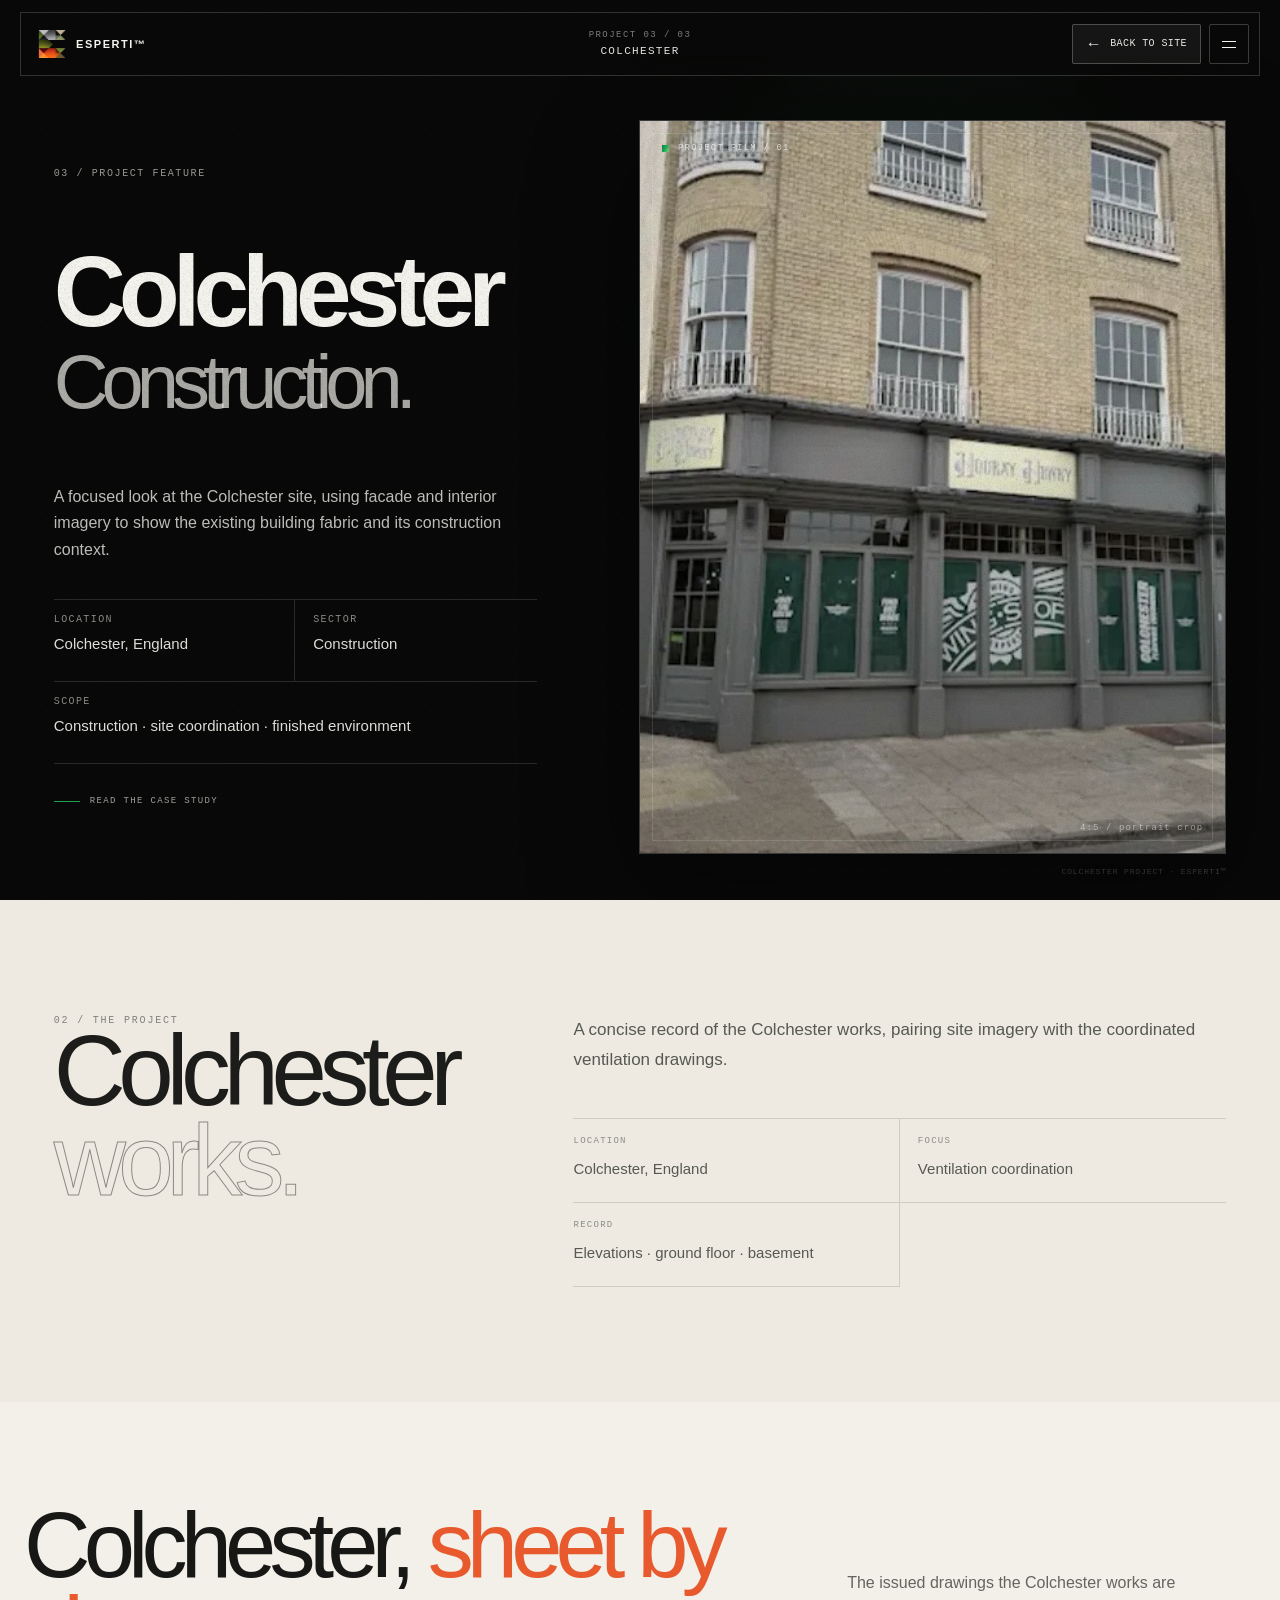
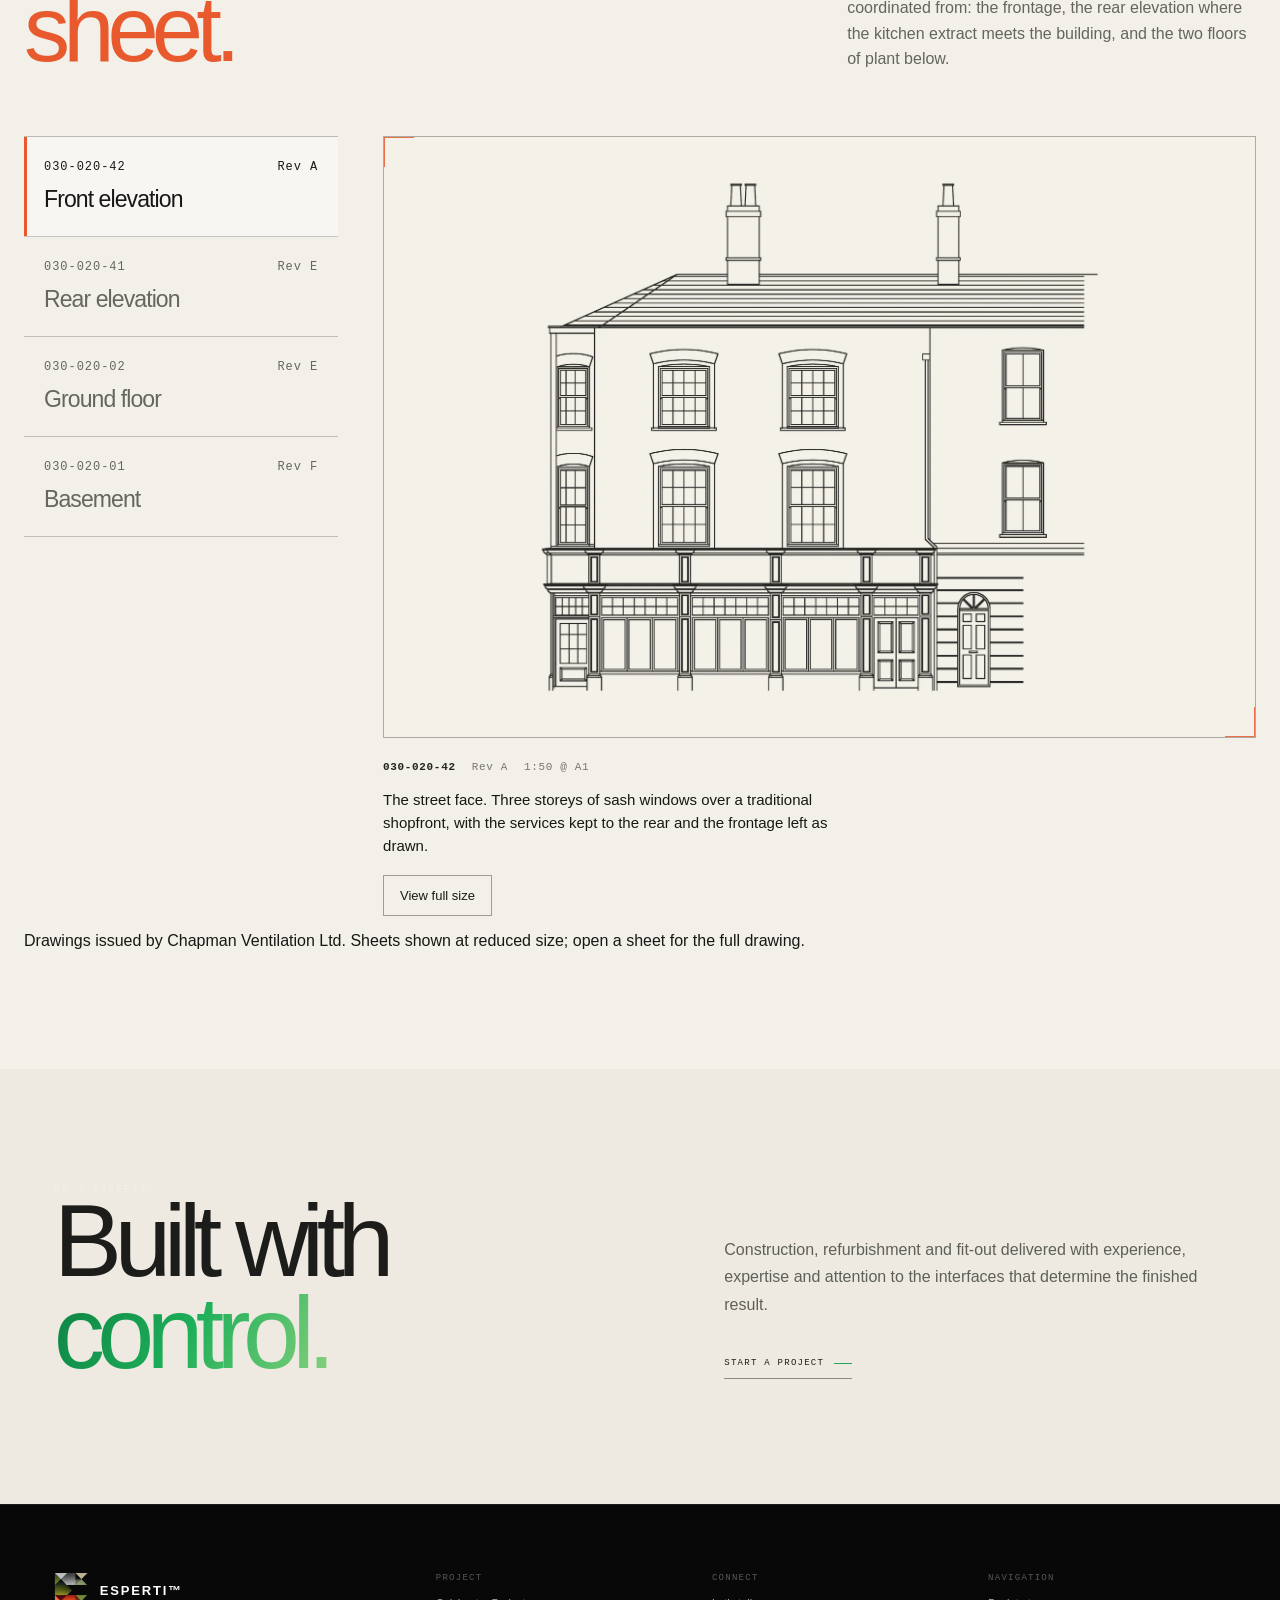
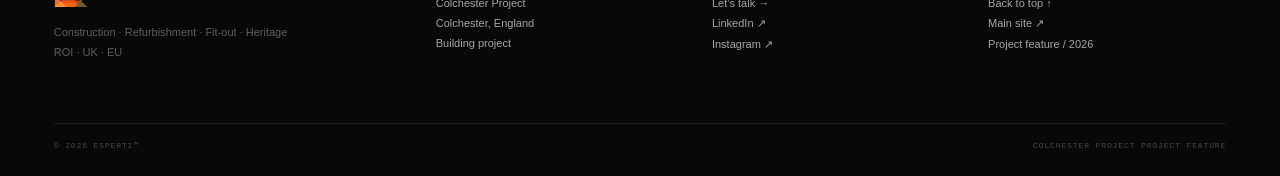
<file: colchester.html>
<!DOCTYPE html>

<html lang="en">
<head>
<meta charset="utf-8"/>
<meta content="width=device-width,initial-scale=1" name="viewport"/>
<title>Colchester Project | ESPERTI™</title>
<meta content="Colchester Project project feature by ESPERTI™. An image-led overview of project context, site conditions and delivery discipline." name="description"/>
<meta content="#080908" name="theme-color"/>
<style>
:root{--black:#080908;--black2:#101210;--paper:#eeeae1;--white:#f5f4ef;--ink:#1c1d1b;--muted:#777b75;--muted-light:rgba(245,244,239,.58);--line:rgba(245,244,239,.14);--line-dark:rgba(25,27,24,.14);--green:#20a653;--green2:#8fd487;--green-grad:linear-gradient(120deg,#0d7f43 0%,#1cae58 48%,#88d17e 100%);--pad:clamp(22px,4.2vw,70px);--max:1480px;--mono:"SFMono-Regular",Consolas,"Liberation Mono","Courier New",monospace;--ease:cubic-bezier(.2,.72,.2,1)}
*{box-sizing:border-box}html{scroll-behavior:smooth;background:var(--black)}body{margin:0;background:var(--black);color:var(--white);font-family:Arial,Helvetica,sans-serif;-webkit-font-smoothing:antialiased;text-rendering:optimizeLegibility}a{color:inherit;text-decoration:none}img,video{display:block;max-width:100%}button{font:inherit}.container{width:min(var(--max),calc(100% - 2*var(--pad)));margin:0 auto}.kicker{font:10px var(--mono);letter-spacing:.18em;text-transform:uppercase;color:var(--muted-light)}.kicker.green{color:#68cb7b}.display{margin:0;font-weight:520;letter-spacing:-.075em;line-height:.9}.display .stroke{font-weight:300;color:transparent;-webkit-text-stroke:1px rgba(245,244,239,.45)}.display .green{background:var(--green-grad);-webkit-background-clip:text;background-clip:text;color:transparent}.section{padding:clamp(88px,9vw,155px) 0}.rv{opacity:0;transform:translateY(22px);transition:opacity .8s var(--ease),transform .8s var(--ease)}.rv.in{opacity:1;transform:none}
.project-nav{position:fixed;z-index:50;top:18px;left:50%;transform:translateX(-50%);width:calc(100% - 36px);max-width:1500px;height:56px;padding:0 12px 0 15px;display:flex;align-items:center;justify-content:space-between;border:1px solid rgba(255,255,255,.14);background:rgba(7,8,8,.72);backdrop-filter:blur(18px);-webkit-backdrop-filter:blur(18px)}.project-brand{display:flex;align-items:center;gap:10px}.project-brand img{width:28px;height:28px;object-fit:contain}.project-brand strong{font-size:11px;font-weight:600;letter-spacing:.14em}.project-title{position:absolute;left:50%;transform:translateX(-50%);font:9px var(--mono);letter-spacing:.18em;color:rgba(255,255,255,.48);text-transform:uppercase}.project-menu{width:38px;height:38px;border:1px solid rgba(255,255,255,.16);background:transparent;display:flex;align-items:center;justify-content:center;flex-direction:column;gap:5px;cursor:pointer}.project-menu i{width:14px;height:1px;background:#fff;transition:transform .35s var(--ease)}.project-menu[aria-expanded="true"] i:first-child{transform:translateY(3px) rotate(45deg)}.project-menu[aria-expanded="true"] i:last-child{transform:translateY(-3px) rotate(-45deg)}.nav-progress{position:absolute;left:-1px;bottom:-1px;width:100%;height:2px;background:var(--green-grad);transform:scaleX(var(--sp,0));transform-origin:0 50%}.menu{position:fixed;inset:0;z-index:45;background:#080909;color:#fff;display:flex;flex-direction:column;justify-content:center;padding:100px var(--pad) 40px;clip-path:inset(0 0 100% 0);visibility:hidden;transition:clip-path .75s cubic-bezier(.7,0,.2,1),visibility 0s .75s}.menu.open{clip-path:inset(0);visibility:visible;transition-delay:0s}.menu a{display:flex;align-items:baseline;gap:20px;padding:13px 0;border-bottom:1px solid rgba(255,255,255,.09);font-size:clamp(28px,5vw,72px);letter-spacing:-.06em;font-weight:500;opacity:0;transform:translateY(20px);transition:opacity .6s var(--ease),transform .6s var(--ease),color .25s}.menu.open a{opacity:1;transform:none;transition-delay:calc(.12s + var(--i)*.045s)}.menu a small{font:9px var(--mono);letter-spacing:.15em;color:rgba(255,255,255,.28);width:24px}.menu a:hover{color:#72cd83}
.hero{min-height:100svh;padding:120px var(--pad) 46px;background:var(--black);position:relative;overflow:hidden}.hero:after{content:"";position:absolute;inset:0;pointer-events:none;background:radial-gradient(circle at 72% 35%,rgba(25,170,87,.07),transparent 28%)}.hero-inner{width:min(var(--max),100%);min-height:calc(100svh - 166px);margin:0 auto;display:grid;grid-template-columns:minmax(340px,.74fr) minmax(400px,.9fr);gap:clamp(40px,8vw,140px);align-items:center;position:relative;z-index:1}.hero-copy{padding:4vh 0}.hero-index{font:9px var(--mono);letter-spacing:.18em;color:rgba(255,255,255,.42);text-transform:uppercase;margin-bottom:25px}.hero-copy h1{font-size:clamp(64px,8.4vw,128px)}.hero-copy h1 span{display:block}.hero-copy h1 .sub{font-weight:300;color:rgba(255,255,255,.58);font-size:.78em;margin-top:4px}.hero-summary{max-width:610px;margin:38px 0 0;font-size:clamp(16px,1.3vw,20px);line-height:1.55;color:rgba(255,255,255,.68)}.hero-meta{margin-top:44px;max-width:650px;border-top:1px solid var(--line);display:grid;grid-template-columns:1fr 1fr}.meta{padding:14px 18px 18px 0;border-bottom:1px solid var(--line);min-height:82px}.meta:nth-child(odd){border-right:1px solid var(--line)}.meta:nth-child(even){padding-left:18px}.meta:last-child{grid-column:1/-1;border-right:0}.meta b{display:block;font:9px var(--mono);letter-spacing:.13em;text-transform:uppercase;color:rgba(255,255,255,.34);margin-bottom:8px}.meta strong{font-size:15px;font-weight:500;line-height:1.35}.hero-scroll{display:inline-flex;align-items:center;gap:10px;margin-top:32px;font:9px var(--mono);letter-spacing:.15em;text-transform:uppercase;color:rgba(255,255,255,.45)}.hero-scroll i{width:26px;height:1px;background:var(--green)}.hero-visual{display:flex;justify-content:flex-end;position:relative}.video-wrap{width:min(100%,680px);aspect-ratio:4/5;position:relative;overflow:hidden;border:1px solid rgba(255,255,255,.16);background:#151715;box-shadow:0 35px 100px rgba(0,0,0,.42)}.video-wrap:before{content:"";position:absolute;inset:12px;border:1px solid rgba(255,255,255,.12);z-index:2;pointer-events:none}.video-wrap video{width:100%;height:100%;object-fit:cover;object-position:50% 0%;filter:saturate(.93) contrast(1.04) brightness(.9)}.video-wrap:after{content:"";position:absolute;inset:0;background:linear-gradient(180deg,rgba(0,0,0,.03),transparent 45%,rgba(0,0,0,.3));pointer-events:none}.video-label{position:absolute;z-index:3;top:22px;left:22px;font:9px var(--mono);letter-spacing:.13em;text-transform:uppercase;color:rgba(255,255,255,.72);display:flex;gap:9px;align-items:center}.video-label:before{content:"";width:7px;height:7px;background:var(--green-grad)}.video-index{position:absolute;z-index:3;right:22px;bottom:20px;font:9px var(--mono);letter-spacing:.12em;color:rgba(255,255,255,.5)}.hero-note{position:absolute;right:var(--pad);bottom:24px;font:8px var(--mono);letter-spacing:.11em;color:rgba(255,255,255,.24);text-transform:uppercase}
.light-section{background:var(--paper);color:var(--ink)}.light-section .kicker{color:#7f827c}.light-section .display .stroke{color:transparent;-webkit-text-stroke:1px rgba(20,21,19,.45)}.intro-grid{display:grid;grid-template-columns:.78fr 1.22fr;gap:clamp(48px,8vw,120px);align-items:start}.intro-grid h2{font-size:clamp(58px,7.8vw,116px)}.intro-copy{max-width:760px;font-size:17px;line-height:1.74;color:#565953}.intro-copy p{margin:0}.intro-copy p+p{margin-top:20px}.project-facts{margin-top:44px;border-top:1px solid var(--line-dark);display:grid;grid-template-columns:repeat(2,1fr)}.fact{padding:17px 18px 18px 0;border-bottom:1px solid var(--line-dark)}.fact:nth-child(odd){border-right:1px solid var(--line-dark)}.fact:nth-child(even){padding-left:18px}.fact b{display:block;font:9px var(--mono);letter-spacing:.14em;text-transform:uppercase;color:#898d86;margin-bottom:8px}.fact strong{font-size:15px;font-weight:500}
.technical{background:#0a0b0a;padding:0}.technical-wrap{position:relative;min-height:clamp(680px,76vw,1100px);overflow:hidden;border-top:1px solid rgba(255,255,255,.06);border-bottom:1px solid rgba(255,255,255,.06)}.technical-bg{position:absolute;inset:0;background-image:linear-gradient(90deg,rgba(8,9,8,.97) 0%,rgba(8,9,8,.84) 25%,rgba(8,9,8,.28) 57%,rgba(8,9,8,.68) 100%),linear-gradient(180deg,rgba(8,9,8,.16),rgba(8,9,8,.45)),url('assets/rushmere/facade-technical.webp');background-size:cover;background-position:center 38%;transform:scale(1.01)}.technical-content{position:relative;z-index:2;min-height:inherit;padding:clamp(80px,9vw,150px) var(--pad);display:grid;grid-template-columns:.74fr 1.26fr;gap:clamp(40px,8vw,120px);align-items:end}.technical-copy{align-self:start;max-width:620px}.technical-copy h2{font-size:clamp(58px,7.4vw,112px);margin-top:18px}.technical-copy p{margin:28px 0 0;max-width:560px;font-size:16px;line-height:1.72;color:rgba(255,255,255,.61)}.technical-tag{display:inline-flex;align-items:center;gap:9px;margin-top:30px;font:9px var(--mono);letter-spacing:.13em;text-transform:uppercase;color:rgba(255,255,255,.46)}.technical-tag i{width:24px;height:1px;background:#55c76c}.technical-panel{justify-self:end;width:min(100%,620px);padding:26px 28px;border:1px solid rgba(255,255,255,.18);background:linear-gradient(180deg,rgba(7,9,8,.72),rgba(7,9,8,.56));backdrop-filter:blur(9px);-webkit-backdrop-filter:blur(9px)}.technical-panel-head{display:flex;justify-content:space-between;gap:18px;padding-bottom:16px;border-bottom:1px solid rgba(255,255,255,.12);font:9px var(--mono);letter-spacing:.13em;text-transform:uppercase;color:rgba(255,255,255,.48)}.technical-panel-grid{display:grid;grid-template-columns:repeat(3,1fr)}.technical-panel-item{padding:18px 16px 4px 0;border-right:1px solid rgba(255,255,255,.1)}.technical-panel-item:nth-child(2),.technical-panel-item:nth-child(3){padding-left:16px}.technical-panel-item:last-child{border-right:0}.technical-panel-item b{display:block;font:10px var(--mono);letter-spacing:.13em;text-transform:uppercase;color:#6bd07c;margin-bottom:9px}.technical-panel-item strong{font-size:15px;font-weight:500;line-height:1.35}.technical-panel-item p{margin:10px 0 0;font-size:12px;line-height:1.55;color:rgba(255,255,255,.48)}
.studies{background:#0b0c0b}.studies-head{display:grid;grid-template-columns:.72fr 1.28fr;gap:70px;align-items:end;margin-bottom:48px}.studies-head h2{font-size:clamp(54px,6.8vw,102px);margin-top:18px}.studies-head p{max-width:740px;margin:0;font-size:16px;line-height:1.72;color:rgba(255,255,255,.54)}.study-grid{display:grid;grid-template-columns:1.25fr .75fr;gap:16px}.study-card{margin:0;background:#121311;border:1px solid rgba(255,255,255,.08);overflow:hidden}.study-card img{width:100%;height:100%;object-fit:cover}.study-card.main img{aspect-ratio:16/9;object-position:center}.study-card.side img{aspect-ratio:941/1672;object-position:center top}.study-caption{display:flex;justify-content:space-between;padding:12px 14px;border-top:1px solid rgba(255,255,255,.08);font:9px var(--mono);letter-spacing:.12em;text-transform:uppercase;color:rgba(255,255,255,.4)}.study-notes{display:grid;grid-template-columns:repeat(3,1fr);gap:0;margin-top:18px;border-top:1px solid rgba(255,255,255,.1)}.study-note{padding:16px 16px 0 0;border-right:1px solid rgba(255,255,255,.1)}.study-note:nth-child(2),.study-note:nth-child(3){padding-left:16px}.study-note:last-child{border-right:0}.study-note b{font:9px var(--mono);letter-spacing:.13em;color:#68c878}.study-note p{margin:8px 0 0;font-size:13px;line-height:1.6;color:rgba(255,255,255,.52)}
.interior{background:var(--paper);color:var(--ink)}.interior .kicker{color:#7d8179}.interior-head{display:grid;grid-template-columns:.72fr 1.28fr;gap:70px;align-items:end}.interior-head h2{font-size:clamp(54px,6.8vw,102px);margin-top:18px}.interior-head p{max-width:760px;margin:0;font-size:16px;line-height:1.72;color:#595c55}.photo-grid{margin-top:50px;display:grid;grid-template-columns:1.15fr .85fr;gap:14px}.photo{margin:0;position:relative;overflow:hidden;background:#d8d4ca}.photo.feature{aspect-ratio:16/10}.photo.portrait{aspect-ratio:4/5}.photo img{width:100%;height:100%;object-fit:cover;transition:transform 1s var(--ease)}.photo:hover img{transform:scale(1.022)}.photo.feature img{object-position:center 48%}.photo.p1 img{object-position:center 20%}.photo.p2 img{object-position:center 18%}.photo figcaption{position:absolute;left:12px;bottom:12px;padding:8px 10px;background:rgba(8,9,8,.74);color:#fff;font:8px var(--mono);letter-spacing:.12em;text-transform:uppercase}.photo.span{grid-column:1/-1}.photo.span img{aspect-ratio:16/7;object-position:center 43%}
.delivery{background:#101210;color:#fff}.delivery-grid{display:grid;grid-template-columns:.8fr 1.2fr;gap:clamp(44px,8vw,120px);align-items:center}.delivery-copy h2{font-size:clamp(54px,7vw,104px);margin-top:18px}.delivery-copy>p{max-width:600px;font-size:16px;line-height:1.72;color:rgba(255,255,255,.56)}.delivery-list{margin-top:34px;border-top:1px solid var(--line)}.delivery-row{display:grid;grid-template-columns:76px 1fr;gap:18px;padding:16px 0;border-bottom:1px solid var(--line)}.delivery-row b{font:9px var(--mono);letter-spacing:.12em;color:#6ed181}.delivery-row span{font-size:14px;line-height:1.55;color:rgba(255,255,255,.63)}.delivery-media{position:relative}.delivery-media figure{margin:0;overflow:hidden;border:1px solid rgba(255,255,255,.09)}.delivery-media img{width:100%;height:auto;aspect-ratio:4/3;object-fit:cover;object-position:center}.delivery-note{position:absolute;right:18px;bottom:18px;max-width:270px;padding:15px 16px;border:1px solid rgba(255,255,255,.17);background:rgba(7,8,8,.74);backdrop-filter:blur(8px);-webkit-backdrop-filter:blur(8px)}.delivery-note b{display:block;font:9px var(--mono);letter-spacing:.14em;text-transform:uppercase;color:#70d180;margin-bottom:8px}.delivery-note span{font-size:12px;line-height:1.5;color:rgba(255,255,255,.58)}
.outcome{background:var(--black);color:#fff}.outcome-head{display:grid;grid-template-columns:.7fr 1.3fr;gap:70px;align-items:end}.outcome-head h2{font-size:clamp(56px,7vw,108px);margin-top:18px}.outcome-head p{max-width:760px;margin:0;font-size:16px;line-height:1.75;color:rgba(255,255,255,.55)}.outcome-strip{display:grid;grid-template-columns:1.15fr .7fr .7fr;gap:14px;margin-top:50px}.outcome-strip figure{margin:0;overflow:hidden;position:relative;border:1px solid rgba(255,255,255,.08);min-height:360px}.outcome-strip figure:first-child{min-height:520px}.outcome-strip img{width:100%;height:100%;object-fit:cover}.outcome-strip figure:first-child img{object-position:center 46%}.outcome-strip figure:nth-child(2) img{object-position:center 22%}.outcome-strip figure:nth-child(3) img{object-position:center 18%}.outcome-strip figcaption{position:absolute;left:14px;bottom:14px;padding:8px 10px;background:rgba(7,8,8,.74);font:8px var(--mono);letter-spacing:.12em;text-transform:uppercase}
.close{background:var(--paper);color:var(--ink);padding:115px 0 125px}.close-grid{display:grid;grid-template-columns:1fr .85fr;gap:80px;align-items:end}.close h2{font-size:clamp(60px,8vw,120px)}.close p{max-width:560px;font-size:16px;line-height:1.72;color:#5d6059}.cta{display:inline-flex;align-items:center;gap:10px;margin-top:24px;font:9px var(--mono);letter-spacing:.14em;text-transform:uppercase;border-bottom:1px solid rgba(20,21,19,.45);padding-bottom:10px}.cta i{display:block;width:18px;height:1px;background:#1eaa58}
footer{background:#070807;color:#fff;padding:68px 0 26px;border-top:1px solid rgba(255,255,255,.08)}.footer-grid{display:grid;grid-template-columns:1.3fr .9fr .9fr .9fr;gap:38px}.footer-brand{font-size:28px;letter-spacing:-.04em}.footer-tag{margin-top:12px;font-size:11px;line-height:1.8;color:rgba(255,255,255,.35)}.footer-head{font:9px var(--mono);letter-spacing:.14em;text-transform:uppercase;color:rgba(255,255,255,.32);margin-bottom:14px}.footer-links{display:flex;flex-direction:column;gap:8px;font-size:11px;color:rgba(255,255,255,.64)}.footer-links a:hover{color:#69d07b}.footer-bottom{display:flex;justify-content:space-between;gap:20px;margin-top:60px;padding-top:17px;border-top:1px solid rgba(255,255,255,.09);font:8px var(--mono);letter-spacing:.11em;text-transform:uppercase;color:rgba(255,255,255,.25)}
@media(max-width:1100px){.hero-inner{grid-template-columns:1fr;align-items:start}.hero-copy{padding-top:2vh}.hero-visual{justify-content:flex-start}.video-wrap{width:min(82vw,660px)}.intro-grid,.technical-content,.studies-head,.interior-head,.delivery-grid,.outcome-head,.close-grid{grid-template-columns:1fr;gap:42px}.technical-wrap{min-height:980px}.technical-bg{background-position:center 35%}.technical-content{align-items:end}.technical-panel{justify-self:start;width:min(100%,720px)}.study-grid{grid-template-columns:1fr}.study-card.side img{aspect-ratio:16/9;object-position:center 42%}.photo-grid{grid-template-columns:1fr 1fr}.photo.feature{grid-column:1/-1}.photo.span{grid-column:1/-1}.outcome-strip{grid-template-columns:1fr 1fr}.outcome-strip figure:first-child{grid-column:1/-1}.footer-grid{grid-template-columns:1.4fr 1fr 1fr}}
@media(max-width:640px){.project-title{display:none}.hero{padding-top:104px}.hero-inner{gap:42px}.hero-copy h1{font-size:clamp(58px,18vw,84px)}.hero-summary{font-size:15px;margin-top:28px}.hero-meta{margin-top:32px;grid-template-columns:1fr}.meta:nth-child(odd){border-right:0}.meta:nth-child(even){padding-left:0}.video-wrap{width:100%;aspect-ratio:4/5}.hero-note{display:none}.hero-scroll{margin-top:26px}.project-facts{grid-template-columns:1fr}.fact:nth-child(odd){border-right:0}.fact:nth-child(even){padding-left:0}.technical-wrap{min-height:920px}.technical-bg{background-position:61% 27%}.technical-content{padding:76px var(--pad) 60px}.technical-copy h2{font-size:clamp(54px,15vw,78px)}.technical-copy p{font-size:14px}.technical-panel{padding:20px}.technical-panel-grid{grid-template-columns:1fr}.technical-panel-item{border-right:0;border-bottom:1px solid rgba(255,255,255,.1);padding:14px 0}.technical-panel-item:nth-child(2),.technical-panel-item:nth-child(3){padding-left:0}.technical-panel-item:last-child{border-bottom:0}.study-grid{grid-template-columns:1fr}.study-card.main img{aspect-ratio:4/3}.study-card.side img{aspect-ratio:4/5}.study-notes{grid-template-columns:1fr}.study-note,.study-note:nth-child(2),.study-note:nth-child(3){border-right:0;border-bottom:1px solid rgba(255,255,255,.1);padding:14px 0}.study-note:last-child{border-bottom:0}.photo-grid{grid-template-columns:1fr}.photo.feature,.photo.span{grid-column:auto}.photo.feature{aspect-ratio:4/3}.photo.span img{aspect-ratio:4/3}.delivery-row{grid-template-columns:62px 1fr}.delivery-note{position:relative;right:auto;bottom:auto;margin-top:-36px;margin-left:18px;margin-right:18px}.outcome-strip{grid-template-columns:1fr}.outcome-strip figure:first-child{grid-column:auto}.outcome-strip figure,.outcome-strip figure:first-child{min-height:0;aspect-ratio:4/5}.outcome-strip figure:first-child{aspect-ratio:4/3}.footer-grid{grid-template-columns:1fr 1fr}.footer-grid>div:last-child{display:none}.footer-bottom{display:block;line-height:1.8}.footer-bottom span{display:block}}
@media(prefers-reduced-motion:reduce){html{scroll-behavior:auto}.rv{opacity:1;transform:none;transition:none}.photo img{transition:none}}
</style>

<style>.project-hero-still{width:100%;height:100%;object-fit:cover;display:block}.video-wrap:has(.project-hero-still){aspect-ratio:4/5;background:#141615}@media(max-width:700px){.video-wrap:has(.project-hero-still){aspect-ratio:4/3}}</style>
<style id="colchester-drawings-css">
.cs{background:#f2f0e8;color:#171815;padding:clamp(72px,8vw,132px) 0;position:relative;overflow:hidden}
.cs .container{width:min(100% - 48px,1660px);margin-inline:auto}
.cs-head{display:grid;grid-template-columns:minmax(0,1.3fr) minmax(280px,.7fr);gap:clamp(28px,5vw,90px);align-items:end;margin-bottom:clamp(36px,5vw,72px)}
.cs-head .display{font-size:clamp(44px,7.2vw,112px);line-height:.91;letter-spacing:-.075em;margin:0;max-width:1000px}
.cs-head .display em{font-style:normal;color:#e85a2e}
.cs-head p{font-size:clamp(16px,1.2vw,20px);line-height:1.6;color:#65645e;margin:0;max-width:520px}
.cs-grid{display:grid;grid-template-columns:minmax(250px,.36fr) minmax(0,1fr);gap:clamp(24px,3.5vw,64px);align-items:start}
.cs-reg{display:flex;flex-direction:column;border-top:1px solid rgba(20,21,18,.25)}
.cs-tab{appearance:none;text-align:left;background:transparent;border:0;border-bottom:1px solid rgba(20,21,18,.22);padding:22px 20px;cursor:pointer;color:#66665f;display:grid;grid-template-columns:1fr auto;gap:8px 14px;transition:color .2s,background .2s;min-height:100px}
.cs-tab[aria-selected=true]{color:#171815;background:rgba(255,255,255,.4);box-shadow:inset 3px 0 #e85a2e}
.cs-no,.cs-rv{font:500 12px/1.4 ui-monospace,SFMono-Regular,Menlo,monospace;letter-spacing:.08em}
.cs-ti{grid-column:1/-1;font-size:clamp(20px,1.8vw,30px);line-height:1.15;letter-spacing:-.04em}
.cs-stage{min-width:0}
.cs-panel[hidden]{display:none!important}
.cs-plate{position:relative;border:1px solid rgba(20,21,18,.28);background:#e7e4da;overflow:hidden;min-height:220px}
.cs-plate>img{display:block;width:100%;height:auto;max-height:75vh;object-fit:contain;object-position:center}
.cs-marks{position:absolute;inset:0;pointer-events:none;z-index:1;background:linear-gradient(#e85a2e,#e85a2e) left top/30px 1px no-repeat,linear-gradient(#e85a2e,#e85a2e) left top/1px 30px no-repeat,linear-gradient(#e85a2e,#e85a2e) right bottom/30px 1px no-repeat,linear-gradient(#e85a2e,#e85a2e) right bottom/1px 30px no-repeat;opacity:.85}
.cs-cap{display:grid;grid-template-columns:minmax(0,1fr) minmax(180px,.8fr);gap:28px;padding:22px 0 0}
.cs-meta{display:flex;flex-wrap:wrap;gap:16px;margin:0 0 12px;font:500 11px/1.4 ui-monospace,SFMono-Regular,Menlo,monospace;letter-spacing:.06em;color:#77766f}
.cs-meta b{color:#22231f}
.cs-desc{font-size:clamp(15px,1.1vw,18px);line-height:1.55;margin:0;max-width:680px}
.cs-open{margin-top:18px;border:1px solid rgba(20,21,18,.38);background:transparent;padding:12px 16px;color:#171815;font-size:13px;cursor:pointer;transition:background .2s,color .2s}
.cs-open:hover{background:#171815;color:#fff}
.cs-notes{list-style:none;padding:0;margin:0;display:grid;gap:12px;align-content:start}
.cs-notes li{display:grid;grid-template-columns:24px 1fr;gap:10px;font-size:13px;line-height:1.5;color:#56564f}
.cs-notes li b{color:#e85a2e;font:500 12px/1.5 ui-monospace,SFMono-Regular,Menlo,monospace}
.cs-pin{position:absolute;z-index:2;width:30px;height:30px;border:1px solid #e85a2e;background:#f2f0e8;color:#171815;border-radius:50%;font:600 12px ui-monospace,monospace;cursor:pointer;transform:translate(-50%,-50%);box-shadow:0 0 0 5px rgba(232,90,46,.14)}
.cs-pin.active{background:#e85a2e;color:white}
.cs-lightbox{position:fixed;inset:0;z-index:9999;background:rgba(6,7,7,.92);display:none;align-items:center;justify-content:center;padding:4vw}
.cs-lightbox.open{display:flex}
.cs-lightbox img{max-width:92vw;max-height:86vh;object-fit:contain}
.cs-lightbox button{position:absolute;top:20px;right:24px;background:transparent;border:1px solid rgba(255,255,255,.6);color:#fff;padding:10px 14px;cursor:pointer}
@media(max-width:800px){
 .cs .container{width:min(100% - 32px,680px)}
 .cs-head{grid-template-columns:1fr;gap:18px}
 .cs-head .display{font-size:clamp(42px,11vw,72px)}
 .cs-grid{grid-template-columns:1fr;gap:26px}
 .cs-reg{display:grid;grid-template-columns:1fr 1fr;border-left:1px solid rgba(20,21,18,.2)}
 .cs-tab{padding:14px 12px;min-height:90px;border-left:0}
 .cs-ti{font-size:18px}
 .cs-cap{grid-template-columns:1fr;gap:18px}
 .cs-notes{grid-template-columns:1fr 1fr}
 .cs-plate>img{max-height:none}
}
@media(max-width:420px){.cs-notes{grid-template-columns:1fr}.cs-tab{padding:12px 10px}.cs-no,.cs-rv{font-size:10px}}
@media(prefers-reduced-motion:reduce){.cs *{scroll-behavior:auto!important;transition:none!important}}
</style>
<style id="project-header-polish">
.project-nav{position:fixed;z-index:100;top:max(12px,env(safe-area-inset-top));left:50%;transform:translateX(-50%);width:calc(100% - 40px);max-width:1500px;height:64px;padding:0 10px 0 17px;display:flex;align-items:center;justify-content:space-between;gap:14px;border:1px solid rgba(245,244,239,.18);background:rgba(8,9,8,.82);backdrop-filter:blur(16px);-webkit-backdrop-filter:blur(16px)}
.project-brand{display:flex;align-items:center;gap:10px;min-width:0;flex:0 0 auto}.project-brand img{width:28px;height:28px;object-fit:contain}.project-brand strong{font-size:11px;font-weight:600;letter-spacing:.14em;white-space:nowrap}
.project-title{position:absolute;left:50%;top:50%;transform:translate(-50%,-50%);display:flex;flex-direction:column;align-items:center;justify-content:center;gap:5px;max-width:270px;white-space:nowrap;text-align:center;pointer-events:none;color:rgba(245,244,239,.5);font:9px/1 var(--mono);letter-spacing:.16em;text-transform:uppercase}.project-title strong{font:500 11px/1.1 var(--mono);letter-spacing:.12em;color:rgba(245,244,239,.92)}
.project-actions{margin-left:auto;display:flex;align-items:center;gap:8px;flex:0 0 auto;position:relative;z-index:2}
.project-back{position:static;transform:none;display:inline-flex;align-items:center;justify-content:center;gap:8px;min-height:40px;padding:0 13px;border:1px solid rgba(245,244,239,.25);border-radius:2px;background:rgba(245,244,239,.055);color:rgba(245,244,239,.94);font:500 10px/1 var(--mono);letter-spacing:.04em;text-transform:uppercase;white-space:nowrap;transition:background .22s ease,border-color .22s ease,color .22s ease,transform .22s ease}.project-back-arrow{font:16px/1 Arial,Helvetica,sans-serif;transition:transform .22s ease}.project-back:hover{background:rgba(32,166,83,.13);border-color:rgba(104,203,123,.72);color:#fff;transform:translateY(-1px)}.project-back:hover .project-back-arrow{transform:translateX(-2px)}
.project-menu{width:40px;height:40px;flex:0 0 40px;padding:0;border:1px solid rgba(245,244,239,.22);border-radius:2px;background:transparent;display:flex;align-items:center;justify-content:center;flex-direction:column;gap:5px;cursor:pointer;transition:background .2s,border-color .2s}.project-menu:hover{background:rgba(245,244,239,.07);border-color:rgba(245,244,239,.48)}.project-menu i{width:14px;height:1px;background:#f5f4ef;transition:transform .3s var(--ease)}.project-menu[aria-expanded="true"] i:first-child{transform:translateY(3px) rotate(45deg)}.project-menu[aria-expanded="true"] i:last-child{transform:translateY(-3px) rotate(-45deg)}
.project-back:focus-visible,.project-menu:focus-visible,.project-brand:focus-visible{outline:2px solid #72cd83;outline-offset:3px}.nav-progress{position:absolute;left:-1px;right:-1px;bottom:-1px;height:2px;background:var(--green-grad);transform:scaleX(var(--sp,0));transform-origin:0 50%;pointer-events:none}
.hero-index{font-size:10px;letter-spacing:.16em;color:rgba(245,244,239,.62);margin-bottom:24px}.hero-copy h1{font-size:clamp(64px,7.8vw,124px);line-height:.93;letter-spacing:-.07em}.hero-copy h1 .sub{font-size:.76em;margin-top:8px;color:rgba(245,244,239,.69)}.hero-summary{max-width:590px;margin-top:31px;font-size:clamp(16px,1.18vw,19px);line-height:1.65;color:rgba(245,244,239,.78)}.hero-meta{margin-top:36px}.meta b{font-size:10px;color:rgba(245,244,239,.56);letter-spacing:.14em}.meta strong{font-size:15px;line-height:1.45;color:rgba(245,244,239,.92)}.hero-scroll{color:rgba(245,244,239,.66);transition:color .2s}.hero-scroll:hover{color:#8fd487}
.project-switch{display:none!important}
@media(max-width:1100px){.hero-inner{grid-template-columns:minmax(0,1fr);min-height:auto;align-items:start;gap:42px}.hero{min-height:auto;padding-top:124px}.hero-copy{padding:2vh 0 0}.hero-visual{justify-content:flex-start}.video-wrap{width:min(100%,760px)}}
@media(max-width:860px){.project-title{display:none}.project-nav{height:60px}.project-brand strong{font-size:10px}.hero{padding-top:118px}}
@media(max-width:640px){.project-nav{top:max(9px,env(safe-area-inset-top));width:calc(100% - 24px);height:54px;padding:0 7px 0 11px;gap:8px}.project-brand{gap:7px}.project-brand img{width:25px;height:25px}.project-brand strong{font-size:10px;letter-spacing:.1em}.project-actions{gap:6px}.project-back{min-height:36px;padding:0 10px;font-size:9px;letter-spacing:.025em;gap:6px}.project-back-arrow{font-size:15px}.project-menu{width:36px;height:36px;flex-basis:36px}.hero{padding-top:96px;padding-bottom:34px}.hero-inner{gap:32px}.hero-copy{padding:0}.hero-index{margin-bottom:20px;font-size:9px}.hero-copy h1{font-size:clamp(58px,16vw,82px)}.hero-summary{margin-top:24px;font-size:16px;line-height:1.62}.hero-meta{margin-top:28px;grid-template-columns:1fr}.meta{min-height:0;padding:14px 0 15px}.meta:nth-child(odd){border-right:0}.meta:nth-child(even){padding-left:0}.meta strong{font-size:14px}.hero-scroll{margin-top:24px}.hero-note{display:none}}
@media(max-width:360px){.project-brand strong{display:none}.project-back{padding:0 8px;font-size:9px}.project-nav{padding-left:9px}}
@media(prefers-reduced-motion:reduce){.project-back,.project-back-arrow,.project-menu i,.hero-scroll{transition:none!important}}
</style>
<style>.footer-brand.project-brand{display:inline-flex;align-items:center;gap:12px;color:#fff;text-decoration:none}.footer-brand.project-brand img{width:34px;height:34px}.footer-brand.project-brand strong{font-size:13px;font-weight:600;letter-spacing:.14em}</style><link rel="stylesheet" href="assets/css/finish.css">
</head>
<body>
<nav class="project-nav" aria-label="Project navigation">
 <a aria-label="ESPERTI home" class="project-brand" href="index.html">
  <img alt="ESPERTI mark" src="assets/esperti-mark.webp"/>
  <strong>ESPERTI™</strong>
 </a>
 <div class="project-title" aria-label="Current project">
  <span>PROJECT 03 / 03</span>
  <strong>COLCHESTER</strong>
 </div>
 <div class="project-actions">
  <a aria-label="Back to site" class="project-back" href="index.html">
   <span aria-hidden="true" class="project-back-arrow">←</span><span>Back to site</span>
  </a>
  <button type="button" aria-controls="menu" aria-expanded="false" aria-label="Open menu" class="project-menu">
   <i aria-hidden="true"></i><i aria-hidden="true"></i>
  </button>
 </div>
 <span class="nav-progress" aria-hidden="true"></span>
</nav>
<div aria-hidden="true" class="menu" id="menu"><a href="#project" style="--i:0"><small>01</small>Project overview</a><a href="#drawings" style="--i:1"><small>02</small>Drawing sheets</a><a href="#contact" style="--i:2"><small>03</small>Contact</a></div>
<header class="hero" id="top"><div class="hero-inner"><div class="hero-copy rv"><div class="hero-index">03 / Project feature</div><h1><span>Colchester</span><span class="sub">Construction.</span></h1><p class="hero-summary">A focused look at the Colchester site, using facade and interior imagery to show the existing building fabric and its construction context.</p><div class="hero-meta"><div class="meta"><b>Location</b><strong>Colchester, England</strong></div><div class="meta"><b>Sector</b><strong>Construction</strong></div><div class="meta"><b>Scope</b><strong>Construction · site coordination · finished environment</strong></div></div><a class="hero-scroll" href="#project"><i></i>Read the case study</a></div><div class="hero-visual rv" style="transition-delay:.12s"><div class="video-wrap"><div class="video-label">Project film / 01</div><img alt="Colchester Project project image" class="project-hero-still" decoding="async" loading="eager" src="assets/colchester-facade.webp"/><div class="video-index">4:5 / portrait crop</div></div></div></div><div class="hero-note">Colchester Project · ESPERTI™</div></header>
<section class="section light-section" id="project"><div class="container intro-grid"><div class="rv"><div class="kicker">02 / The project</div><h2 class="display">Colchester<br/><span class="stroke">works.</span></h2></div><div class="intro-copy rv" style="transition-delay:.1s"><p>A concise record of the Colchester works, pairing site imagery with the coordinated ventilation drawings.</p><div class="project-facts"><div class="fact"><b>Location</b><strong>Colchester, England</strong></div>
<div class="fact"><b>Focus</b><strong>Ventilation coordination</strong></div>
<div class="fact"><b>Record</b><strong>Elevations · ground floor · basement</strong></div></div></div></div></section>
<section aria-labelledby="csHead" class="cs" id="drawings">
<div class="container">
<div class="cs-head reveal">
<h2 class="display" id="csHead">Colchester, <em>sheet by sheet.</em></h2>
<p>The issued drawings the Colchester works are coordinated from: the frontage, the rear elevation where the kitchen extract meets the building, and the two floors of plant below.</p>
</div>
<div class="cs-grid reveal">
<div aria-label="Colchester drawing sheets" aria-orientation="vertical" class="cs-reg" role="tablist">
<button aria-controls="cs-p0" aria-selected="true" class="cs-tab" id="cs-t0" role="tab" type="button"><span class="cs-no">030-020-42</span><span class="cs-rv">Rev A</span><span class="cs-ti">Front elevation</span></button>
<button aria-controls="cs-p1" aria-selected="false" class="cs-tab" id="cs-t1" role="tab" tabindex="-1" type="button"><span class="cs-no">030-020-41</span><span class="cs-rv">Rev E</span><span class="cs-ti">Rear elevation</span></button>
<button aria-controls="cs-p2" aria-selected="false" class="cs-tab" id="cs-t2" role="tab" tabindex="-1" type="button"><span class="cs-no">030-020-02</span><span class="cs-rv">Rev E</span><span class="cs-ti">Ground floor</span></button>
<button aria-controls="cs-p3" aria-selected="false" class="cs-tab" id="cs-t3" role="tab" tabindex="-1" type="button"><span class="cs-no">030-020-01</span><span class="cs-rv">Rev F</span><span class="cs-ti">Basement</span></button>
</div>
<div class="cs-stage">
<div aria-labelledby="cs-t0" class="cs-panel" id="cs-p0" role="tabpanel">
<div class="cs-plate"><span aria-hidden="true" class="cs-marks"></span><img alt="Front elevation of the Colchester building: a three-storey brick frontage with sash windows and two chimneys, above a traditional shopfront with pilasters and a fascia." decoding="async" height="1241" src="assets/colchester-sheet-front.webp" width="1800"/></div>
<div class="cs-cap">
<div><p class="cs-meta"><b>030-020-42</b><span>Rev A</span><span>1:50 @ A1</span></p><p class="cs-desc">The street face. Three storeys of sash windows over a traditional shopfront, with the services kept to the rear and the frontage left as drawn.</p><button class="cs-open" data-src="assets/colchester-sheet-front.webp" data-t="030-020-42 · Front elevation" type="button">View full size</button></div>
<ol aria-hidden="true" class="cs-notes" style="visibility:hidden"></ol>
</div>
</div>
<div aria-labelledby="cs-t1" class="cs-panel" hidden="" id="cs-p1" role="tabpanel">
<div class="cs-plate"><span aria-hidden="true" class="cs-marks"></span><img alt="Rear elevation of the Colchester building with the green Ø560 kitchen extract duct running up the back wall, a purple supply louvre below it, and four condensers at ground level." decoding="async" height="1517" loading="lazy" src="assets/colchester-sheet-rear.webp" width="2200"/>
<button aria-label="Note 1: kitchen extract duct" class="cs-pin" data-n="1" style="left:33.6%;top:52.5%;--i:0" type="button">1</button>
<button aria-label="Note 2: scaffold at the duct bend" class="cs-pin" data-n="2" style="left:34%;top:37.4%;--i:1" type="button">2</button>
<button aria-label="Note 3: supply louvre" class="cs-pin" data-n="3" style="left:30.2%;top:69.5%;--i:2" type="button">3</button>
<button aria-label="Note 4: condensers" class="cs-pin" data-n="4" style="left:56.2%;top:66%;--i:3" type="button">4</button>
</div>
<div class="cs-cap">
<div><p class="cs-meta"><b>030-020-41</b><span>Rev E</span><span>1:50 @ A1</span></p><p class="cs-desc">The rear elevation, where the kitchen extract meets the building. Duct, supply louvre and condensers are drawn in, and the scaffold is worked out around them.</p><button class="cs-open" data-src="assets/colchester-sheet-rear.webp" data-t="030-020-41 · Rear elevation" type="button">View full size</button></div>
<ol class="cs-notes">
<li data-n="1"><b>1</b><span>Spiral Ø560 kitchen extract duct, painted matt black, rising up the rear elevation.</span></li>
<li data-n="2"><b>2</b><span>Scaffold point raised on the drawing: the last deck stops where the bend sets out, with a handrail only at that level, and a 900 × 900 opening in one corner lets the painted duct pass through undamaged.</span></li>
<li data-n="3"><b>3</b><span>1800 × 600 supply louvre in the wall. Opening cut by others.</span></li>
<li data-n="4"><b>4</b><span>Two AC and two cold condensers grouped along the rear.</span></li>
</ol>
</div>
</div>
<div aria-labelledby="cs-t2" class="cs-panel" hidden="" id="cs-p2" role="tabpanel">
<div class="cs-plate"><span aria-hidden="true" class="cs-marks"></span><img alt="Ground floor HVAC plan of the Colchester unit, with kitchen extract and supply plant on the right and cassette units and risers along the left." decoding="async" height="1517" loading="lazy" src="assets/colchester-sheet-ground.webp" width="2200"/></div>
<div class="cs-cap">
<div><p class="cs-meta"><b>030-020-02</b><span>Rev E</span><span>1:50 @ A1</span></p><p class="cs-desc">Kitchen extract and supply plant along the right-hand side, cassette units and the WC extract on the left, and risers dropping to the basement.</p><button class="cs-open" data-src="assets/colchester-sheet-ground.webp" data-t="030-020-02 · Ground floor" type="button">View full size</button></div>
<ol aria-hidden="true" class="cs-notes" style="visibility:hidden"></ol>
</div>
</div>
<div aria-labelledby="cs-t3" class="cs-panel" hidden="" id="cs-p3" role="tabpanel">
<div class="cs-plate"><span aria-hidden="true" class="cs-marks"></span><img alt="Basement HVAC plan of the Colchester unit showing supply and extract ductwork routed around the structural beams." decoding="async" height="1517" loading="lazy" src="assets/colchester-sheet-basement.webp" width="2200"/></div>
<div class="cs-cap">
<div><p class="cs-meta"><b>030-020-01</b><span>Rev F</span><span>1:50 @ A1</span></p><p class="cs-desc">Supply and extract fans and risers that connect up to the ground floor, with the ductwork routed around the structural beams.</p><button class="cs-open" data-src="assets/colchester-sheet-basement.webp" data-t="030-020-01 · Basement" type="button">View full size</button></div>
<ol aria-hidden="true" class="cs-notes" style="visibility:hidden"></ol>
</div>
</div>
</div>
</div>
<p class="cs-credit">Drawings issued by Chapman Ventilation Ltd. Sheets shown at reduced size; open a sheet for the full drawing.</p>
</div>
<dialog aria-label="Full-size drawing sheet" class="cs-dlg" id="csDlg">
<div class="cs-dlg-bar"><span id="csDlgT"></span><form method="dialog"><button class="cs-x" type="submit">Close</button></form></div>
<div class="cs-dlg-scroll"><img alt="" decoding="async" id="csDlgImg"/></div>
</dialog>
</section>
<section class="close" id="contact"><div class="container close-grid"><div class="rv"><div class="kicker">08 / ESPERTI™</div><h2 class="display">Built with<br/><span class="green">control.</span></h2></div><div class="rv" style="transition-delay:.1s"><p>Construction, refurbishment and fit-out delivered with experience, expertise and attention to the interfaces that determine the finished result.</p><a class="cta" href="mailto:MDL@esperti.uk">Start a project <i></i></a></div></div></section>
<footer><div class="container footer-grid"><div><a class="footer-brand project-brand" href="index.html" aria-label="ESPERTI home"><img alt="" src="assets/esperti-mark.webp"/><strong>ESPERTI™</strong></a><div class="footer-tag">Construction · Refurbishment · Fit-out · Heritage<br/>ROI · UK · EU</div></div><div><div class="footer-head">Project</div><div class="footer-links"><span>Colchester Project</span><span>Colchester, England</span><span>Building project</span></div></div><div><div class="footer-head">Connect</div><div class="footer-links"><a href="index.html#contact">Let’s talk →</a><a href="https://www.linkedin.com/company/esperticonstruct/" rel="noopener" target="_blank">LinkedIn ↗</a><a href="https://www.instagram.com/esperti.uk/" rel="noopener" target="_blank">Instagram ↗</a></div></div><div><div class="footer-head">Navigation</div><div class="footer-links"><a href="#top">Back to top ↑</a><a href="index.html">Main site ↗</a><span>Project feature / 2026</span></div></div></div><div class="container footer-bottom"><span>© 2026 ESPERTI™</span><span>Colchester Project project feature</span></div></footer>
<script>(function(){var root=document.documentElement,menu=document.getElementById('menu'),button=document.querySelector('.project-menu'),progress=document.querySelector('.nav-progress');var qs=function(s,c){return Array.prototype.slice.call((c||document).querySelectorAll(s));};function setMenu(open){menu.classList.toggle('open',open);button.setAttribute('aria-expanded',String(open));button.setAttribute('aria-label',open?'Close menu':'Open menu');menu.setAttribute('aria-hidden',String(!open));document.body.style.overflow=open?'hidden':'';if(open){var first=menu.querySelector('a');if(first)first.focus();}else if(menu.contains(document.activeElement)){button.focus();}}button.addEventListener('click',function(){setMenu(!menu.classList.contains('open'));});qs('a',menu).forEach(function(a){a.addEventListener('click',function(){setMenu(false);});});document.addEventListener('keydown',function(e){if(e.key==='Escape')setMenu(false);});var io=new IntersectionObserver(function(entries,obs){entries.forEach(function(entry){if(entry.isIntersecting){entry.target.classList.add('in');obs.unobserve(entry.target);}})},{threshold:.12,rootMargin:'0px 0px -6% 0px'});qs('.rv').forEach(function(el){io.observe(el);});var ticking=false;function update(){ticking=false;var max=root.scrollHeight-document.documentElement.clientHeight;progress.style.setProperty('--sp',max>0?scrollY/max:0);}addEventListener('scroll',function(){if(!ticking){ticking=true;requestAnimationFrame(update);}}, {passive:true});addEventListener('resize',update);update();})();</script>
<script id="colchester-drawings-js">
(function(){
  var root=document.getElementById('drawings');
  if(!root) return;
  var tabs=[].slice.call(root.querySelectorAll('.cs-tab'));
  var panels=[].slice.call(root.querySelectorAll('.cs-panel'));
  function activate(tab){
    var id=tab.getAttribute('aria-controls');
    tabs.forEach(function(t){var on=t===tab;t.setAttribute('aria-selected',on?'true':'false');t.tabIndex=on?0:-1;});
    panels.forEach(function(p){p.hidden=p.id!==id;});
  }
  tabs.forEach(function(tab,i){
    tab.addEventListener('click',function(){activate(tab);});
    tab.addEventListener('keydown',function(e){
      if(e.key==='ArrowDown'||e.key==='ArrowRight'){e.preventDefault();tabs[(i+1)%tabs.length].focus();activate(tabs[(i+1)%tabs.length]);}
      if(e.key==='ArrowUp'||e.key==='ArrowLeft'){e.preventDefault();tabs[(i-1+tabs.length)%tabs.length].focus();activate(tabs[(i-1+tabs.length)%tabs.length]);}
    });
  });
  root.querySelectorAll('.cs-pin').forEach(function(pin){
    pin.addEventListener('click',function(){
      var panel=pin.closest('.cs-panel'),n=pin.getAttribute('data-n');
      panel.querySelectorAll('.cs-pin').forEach(function(p){p.classList.toggle('active',p===pin);});
      panel.querySelectorAll('.cs-notes li').forEach(function(li){li.style.opacity=li.getAttribute('data-n')===n?'1':'.42';});
    });
  });
  var box=document.createElement('div');box.className='cs-lightbox';box.setAttribute('role','dialog');box.setAttribute('aria-modal','true');box.setAttribute('aria-label','Drawing sheet full size');
  box.innerHTML='<button type="button" aria-label="Close full-size drawing">Close ×</button><img alt="">';document.body.appendChild(box);
  var img=box.querySelector('img');
  function close(){box.classList.remove('open');img.src='';}
  box.querySelector('button').addEventListener('click',close);
  box.addEventListener('click',function(e){if(e.target===box)close();});
  document.addEventListener('keydown',function(e){if(e.key==='Escape')close();});
  root.querySelectorAll('.cs-open').forEach(function(btn){
    btn.addEventListener('click',function(){img.src=btn.getAttribute('data-src');img.alt=btn.getAttribute('data-t')||'Drawing sheet';box.classList.add('open');});
  });
})();
</script>
<style>html.lenis,html.lenis body{height:auto}.lenis.lenis-smooth{scroll-behavior:auto!important}.lenis.lenis-stopped{overflow:hidden}.lenis.lenis-smooth iframe{pointer-events:none}</style>
<script src="assets/js/lenis.min.js"></script>
<script>(function(){if(!window.Lenis||(window.matchMedia&&matchMedia('(prefers-reduced-motion: reduce)').matches))return;
var l=window.__lenis=new Lenis({duration:1.1,easing:function(t){return Math.min(1,1.001-Math.pow(2,-10*t))},smoothWheel:true,wheelMultiplier:.9,syncTouch:false});
(function r(t){l.raf(t);requestAnimationFrame(r)})(performance.now());
var m=document.getElementById('menu');if(m)new MutationObserver(function(){m.classList.contains('open')?l.stop():l.start()}).observe(m,{attributes:true,attributeFilter:['class']});
document.querySelectorAll('a[href^="#"]').forEach(function(a){a.addEventListener('click',function(e){var id=a.getAttribute('href');if(id.length>1&&document.querySelector(id)){e.preventDefault();l.start();l.scrollTo(id==='#top'?0:id,{offset:id==='#top'?0:-84})}})});
})();</script>
<script src="assets/js/cursor.js" defer></script>
</body></html>
</file>
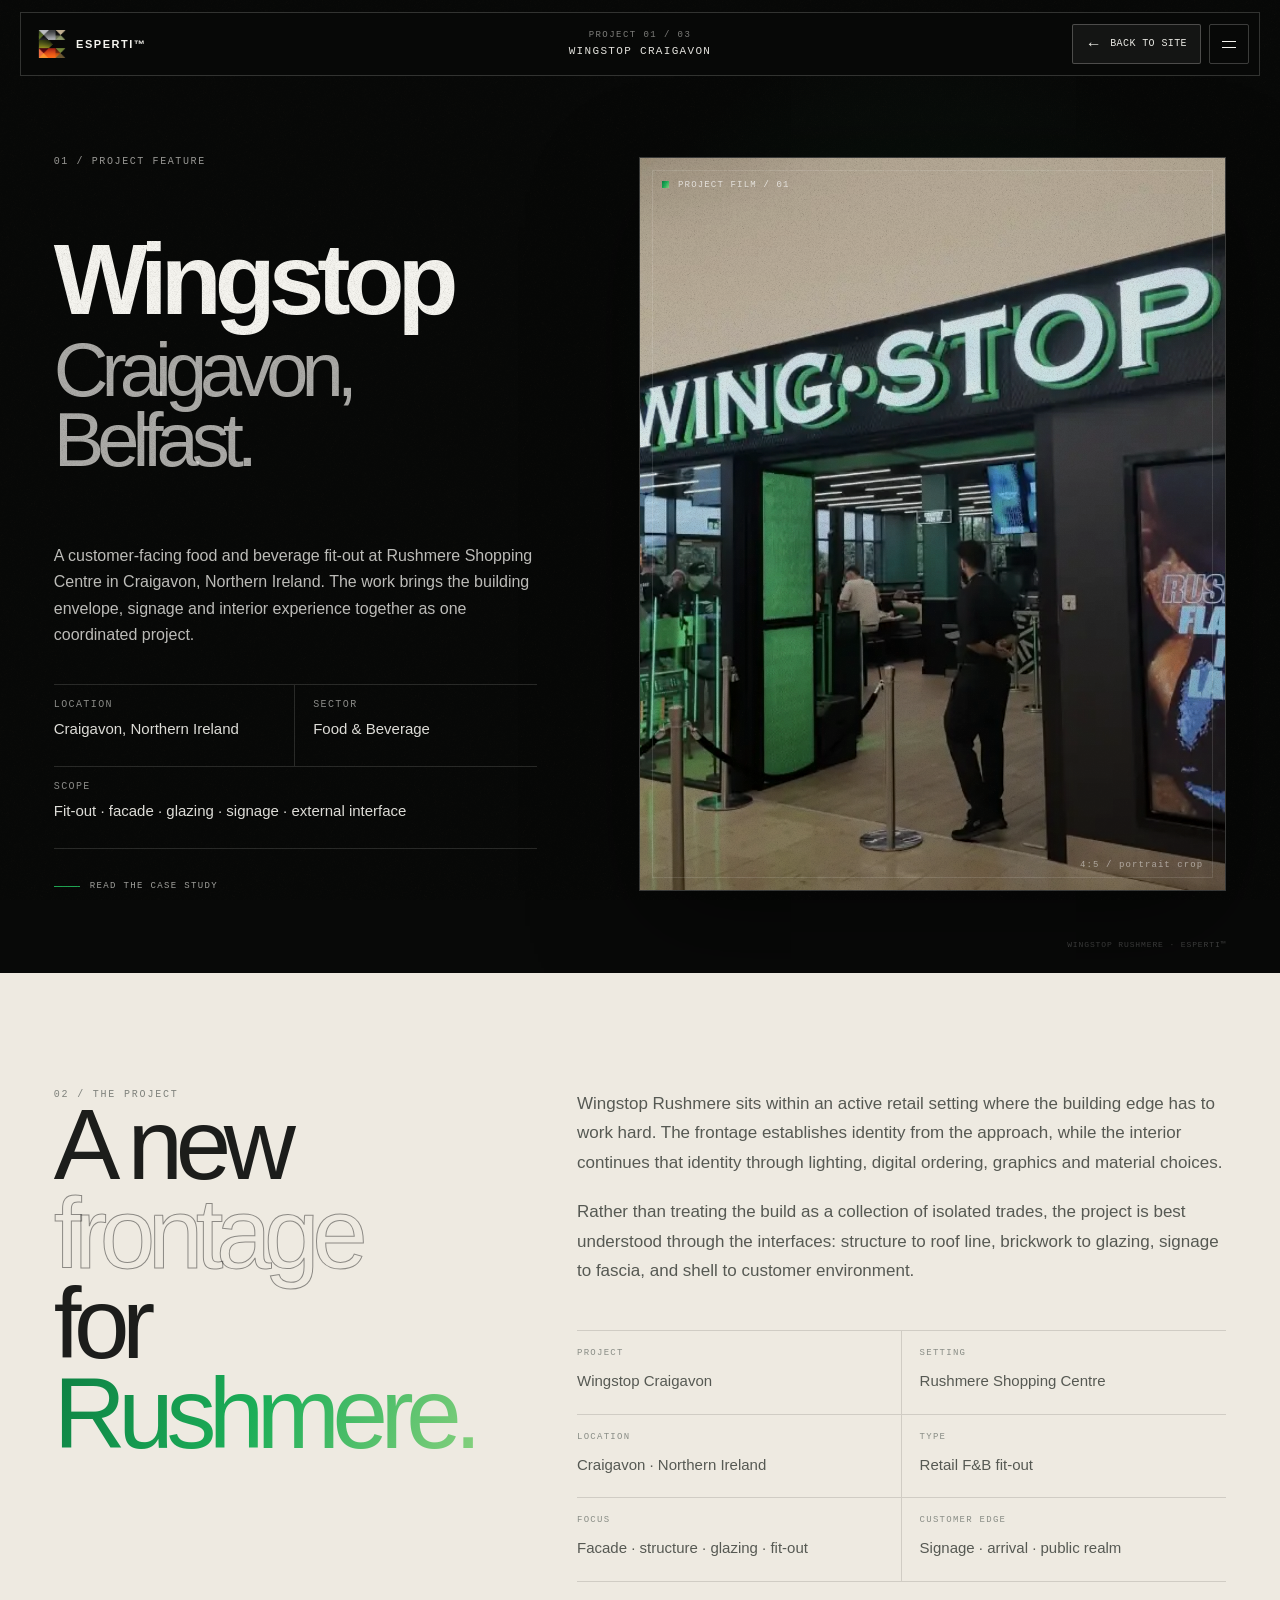
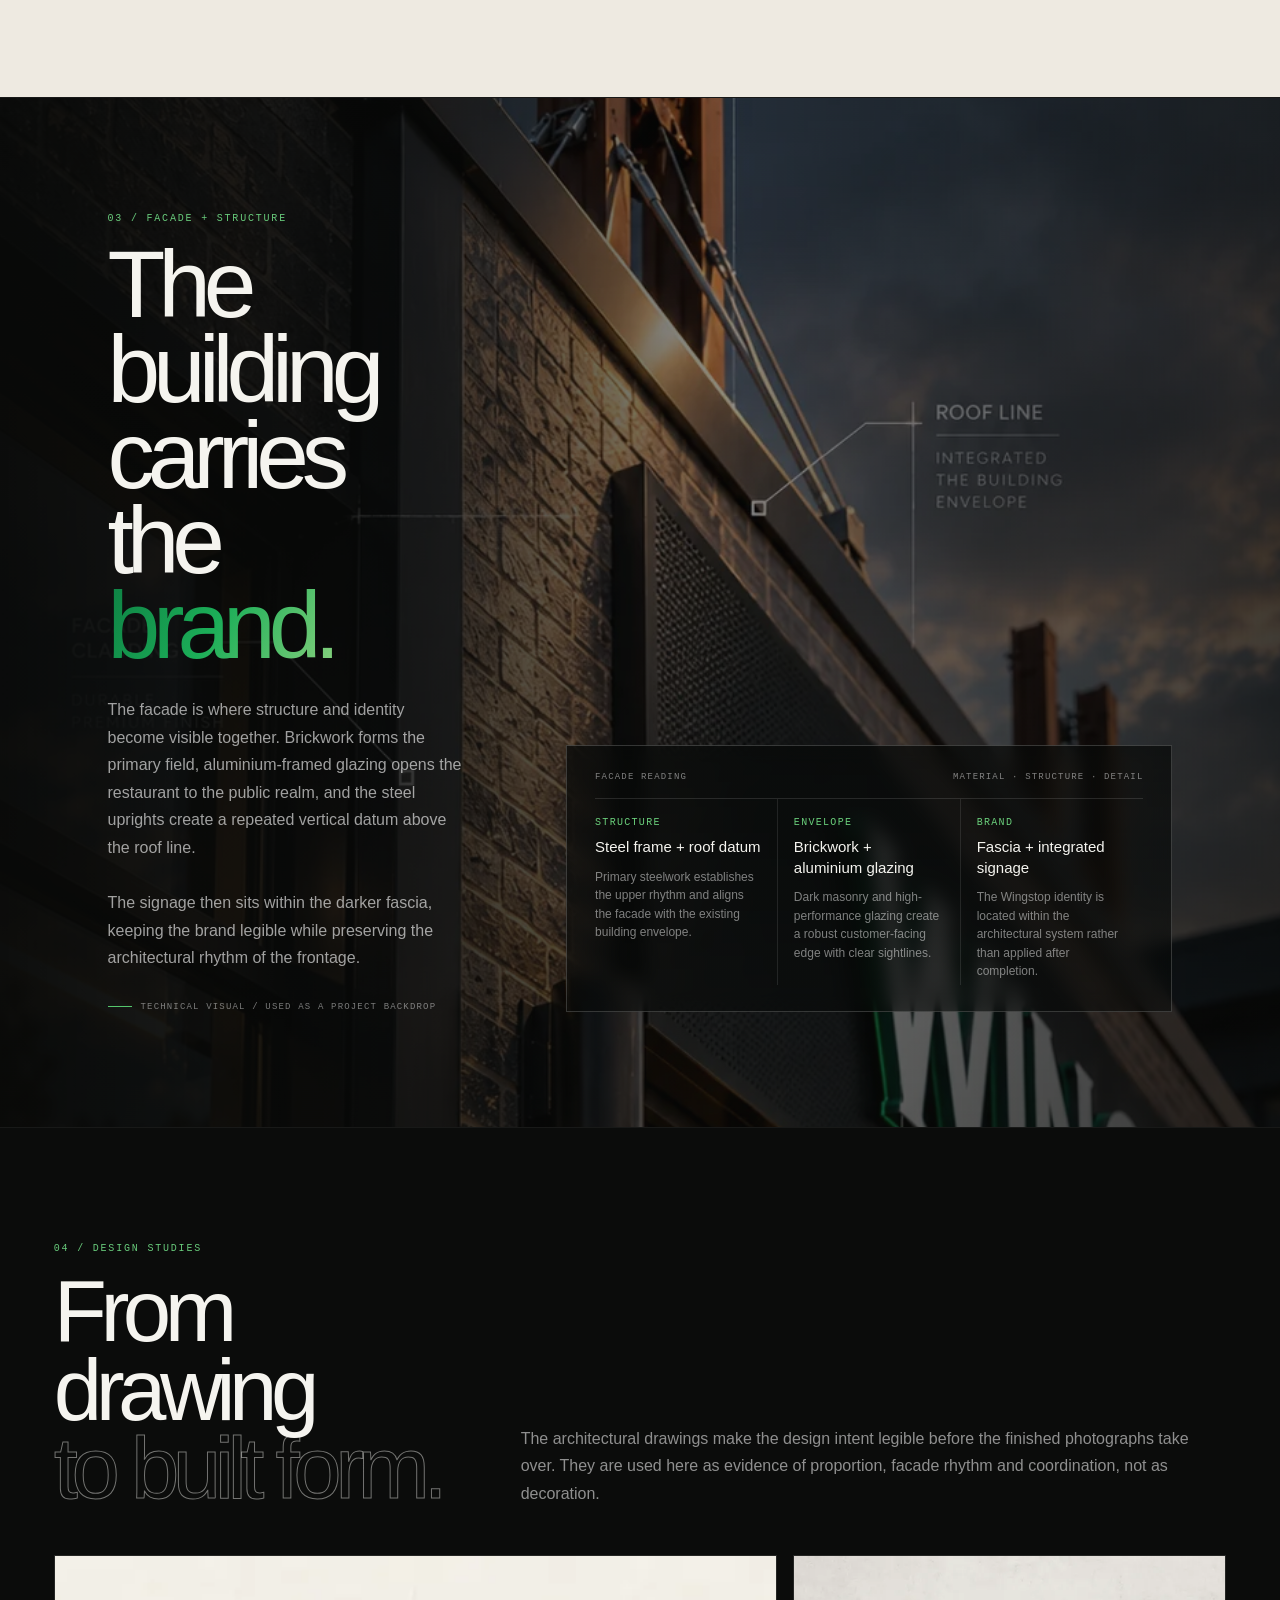
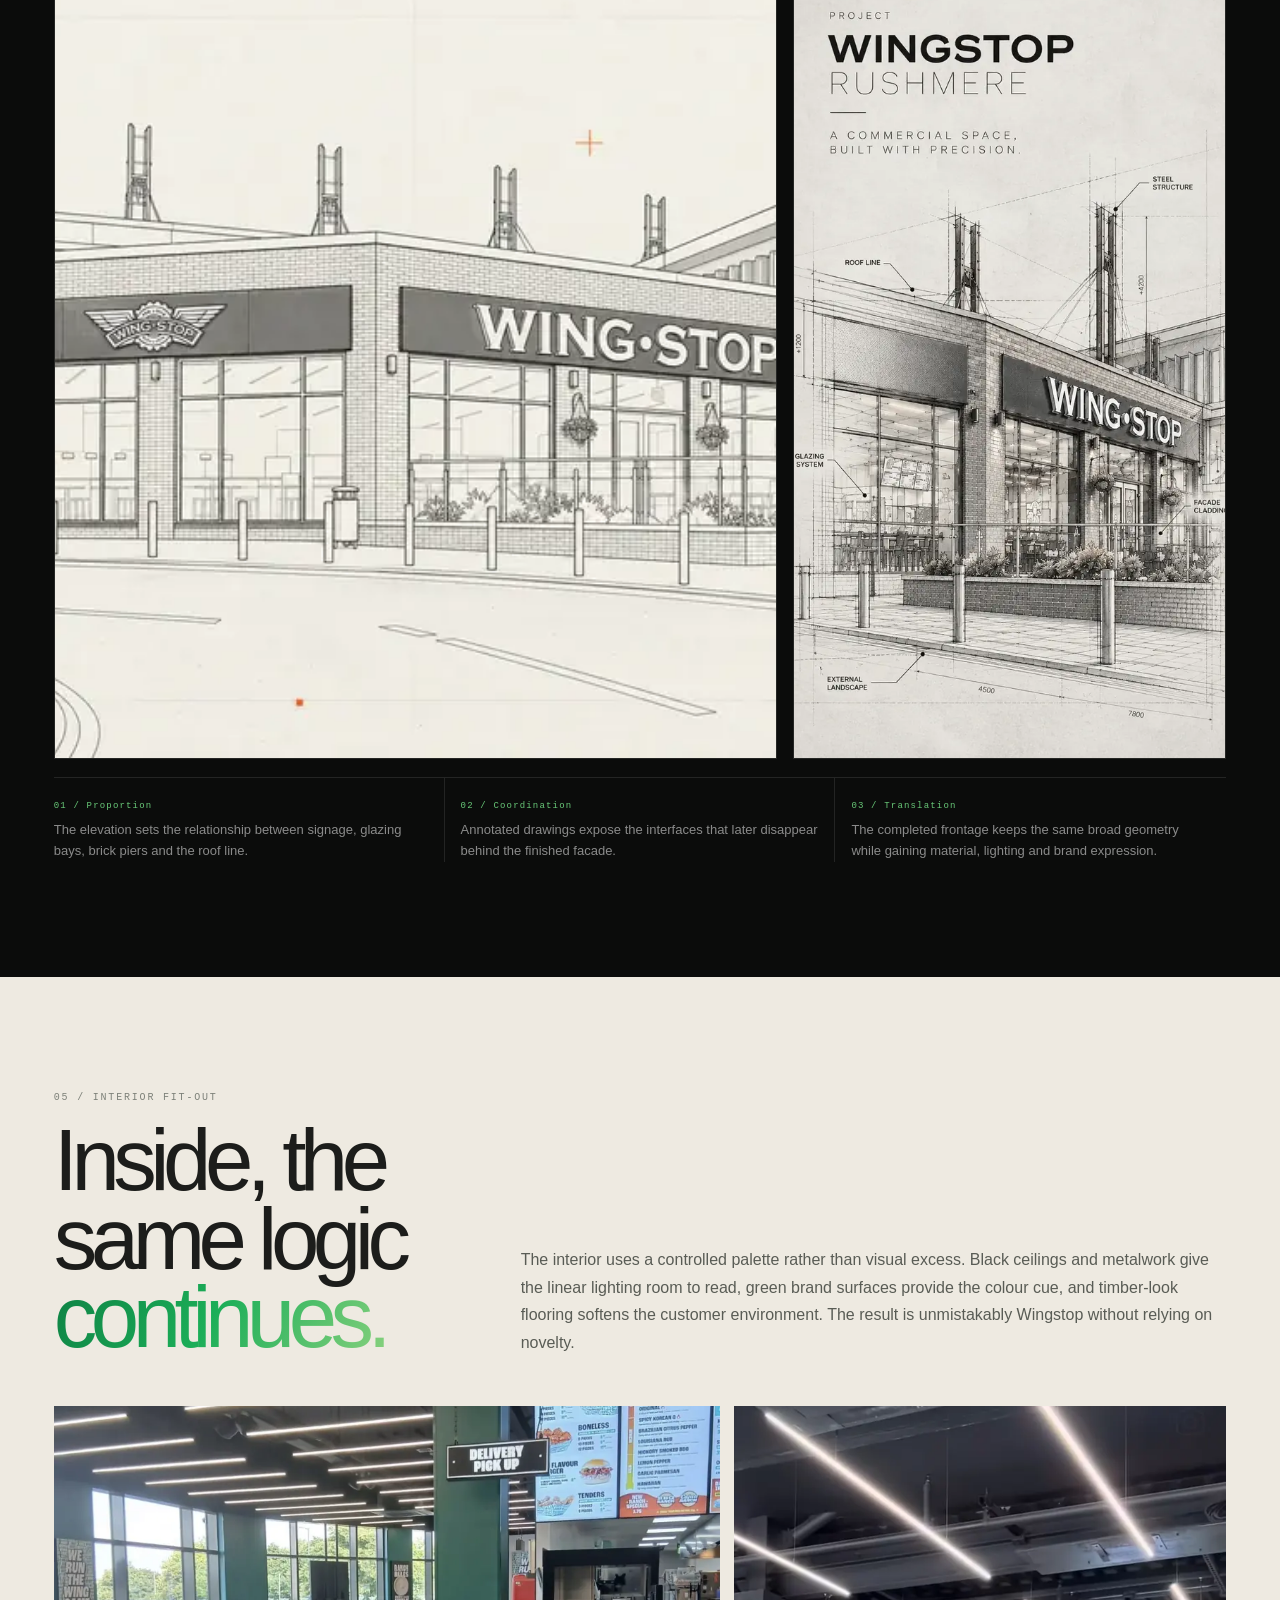
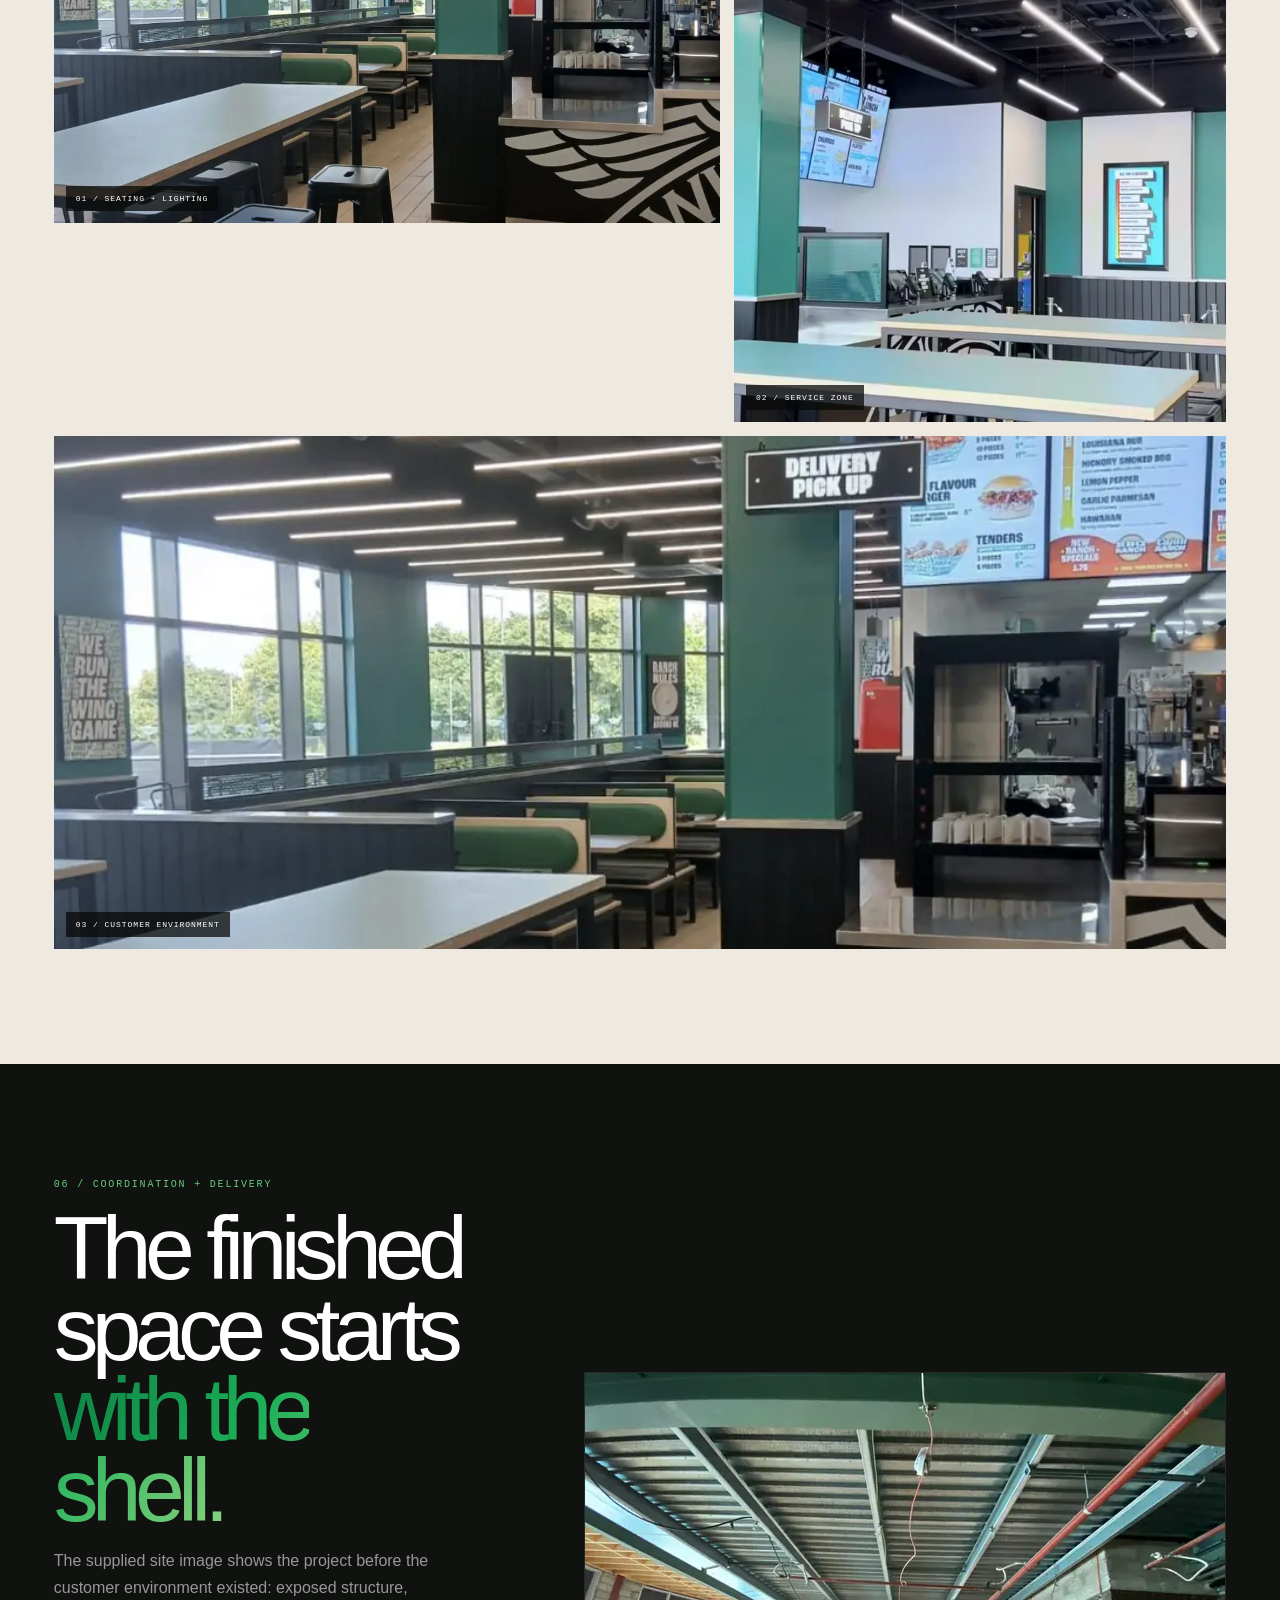
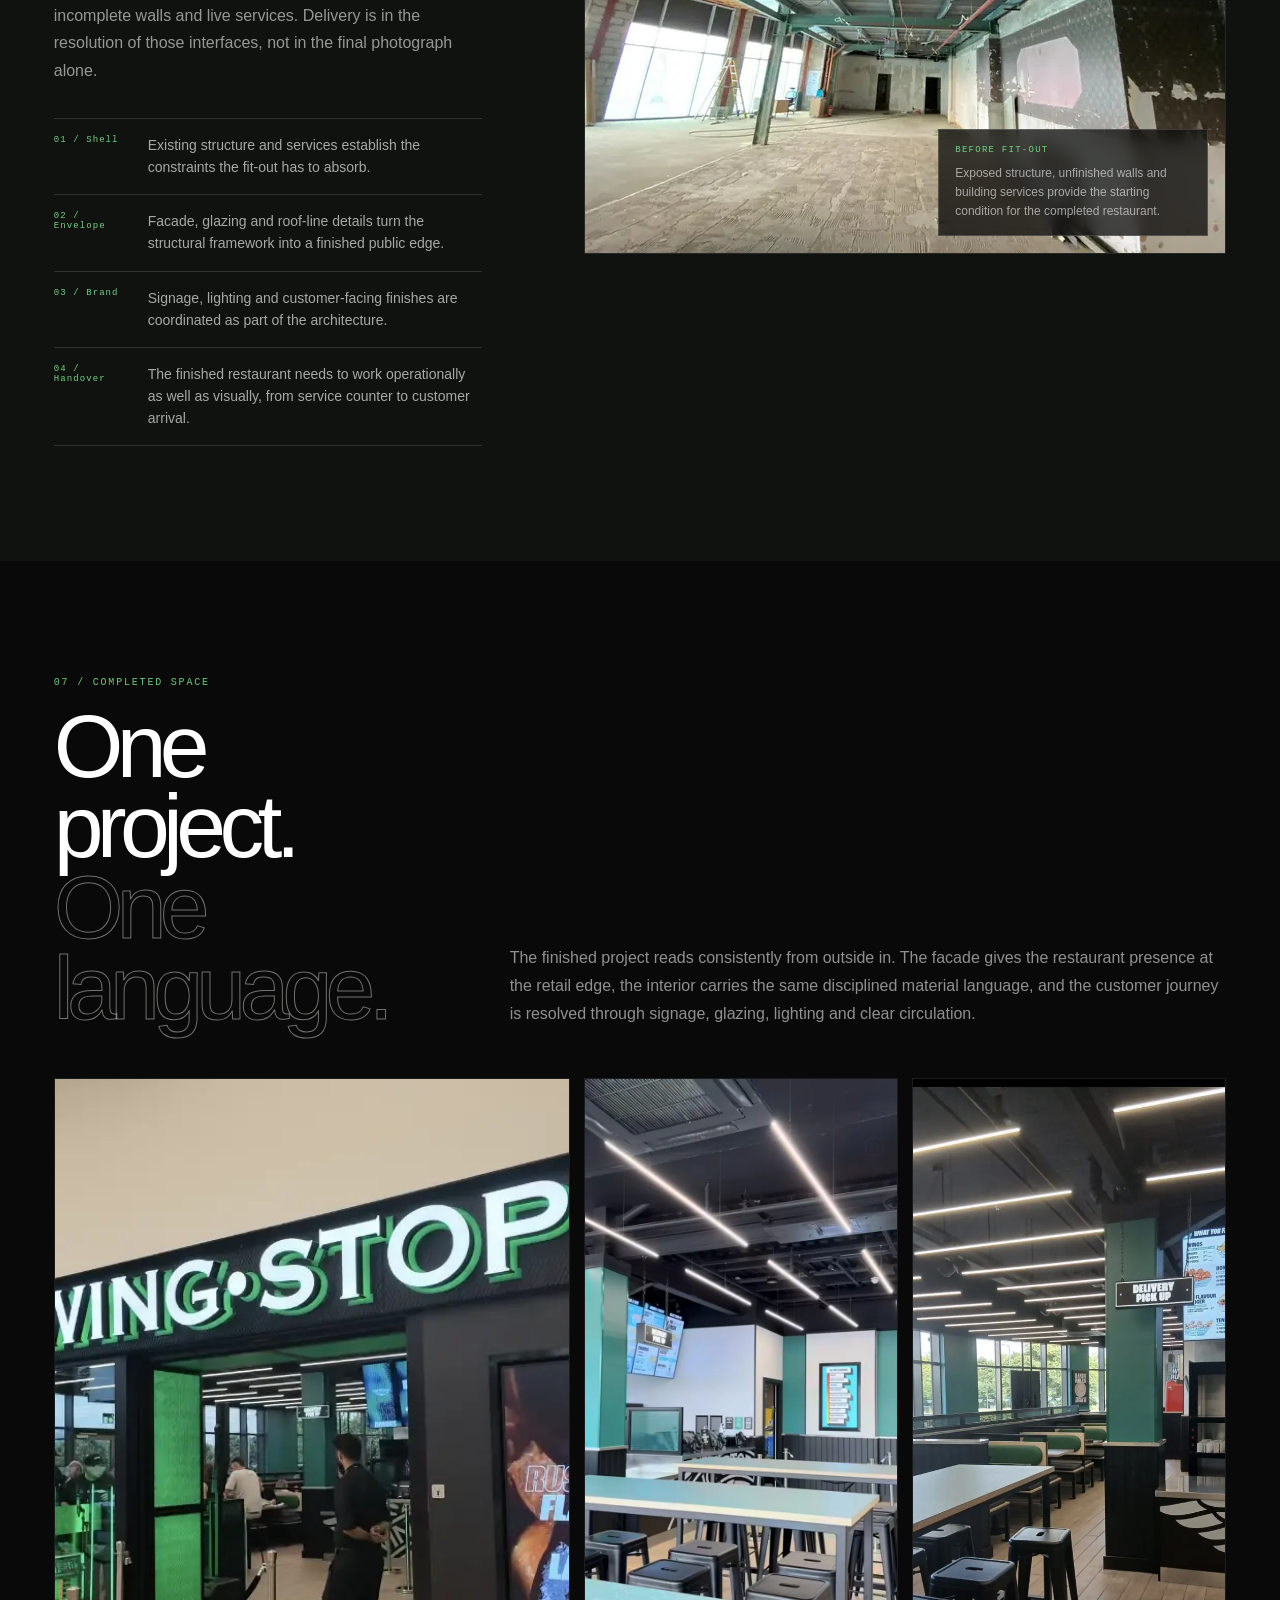
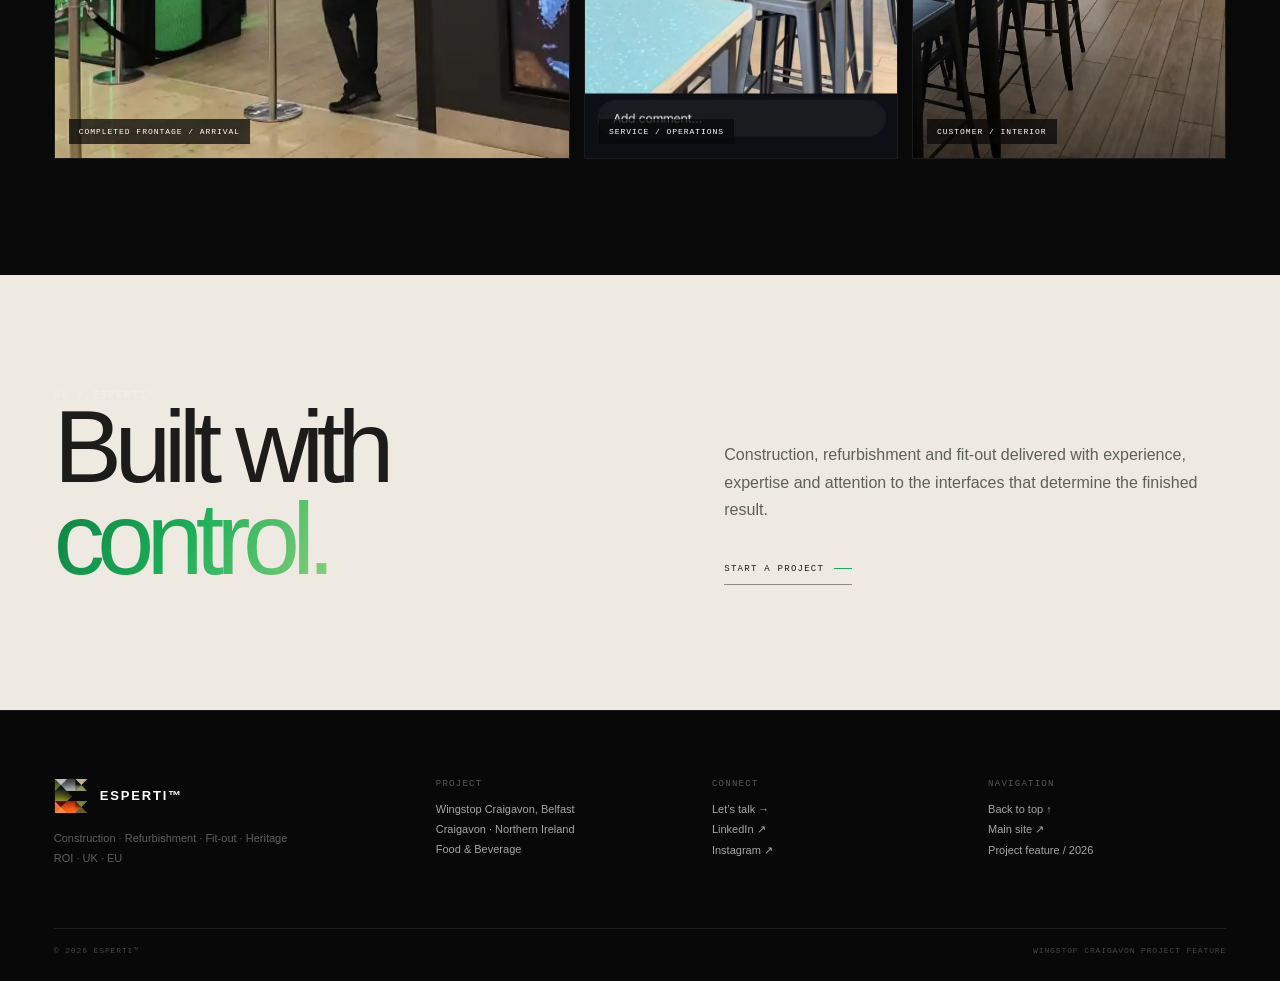
<file: rushmere.html>
<!doctype html>
<html lang="en">
<head>
<meta charset="utf-8">
<meta name="viewport" content="width=device-width,initial-scale=1">
<title>Wingstop Craigavon, Belfast | ESPERTI™</title>
<meta name="description" content="Wingstop Rushmere project feature by ESPERTI™. A content-led case study covering structure, facade, fit-out, coordination and completed space in Craigavon, Northern Ireland.">
<meta name="theme-color" content="#080908">
<style>
:root{--black:#080908;--black2:#101210;--paper:#eeeae1;--white:#f5f4ef;--ink:#1c1d1b;--muted:#777b75;--muted-light:rgba(245,244,239,.58);--line:rgba(245,244,239,.14);--line-dark:rgba(25,27,24,.14);--green:#20a653;--green2:#8fd487;--green-grad:linear-gradient(120deg,#0d7f43 0%,#1cae58 48%,#88d17e 100%);--pad:clamp(22px,4.2vw,70px);--max:1480px;--mono:"SFMono-Regular",Consolas,"Liberation Mono","Courier New",monospace;--ease:cubic-bezier(.2,.72,.2,1)}
*{box-sizing:border-box}html{scroll-behavior:smooth;background:var(--black)}body{margin:0;background:var(--black);color:var(--white);font-family:Arial,Helvetica,sans-serif;-webkit-font-smoothing:antialiased;text-rendering:optimizeLegibility}a{color:inherit;text-decoration:none}img,video{display:block;max-width:100%}button{font:inherit}.container{width:min(var(--max),calc(100% - 2*var(--pad)));margin:0 auto}.kicker{font:10px var(--mono);letter-spacing:.18em;text-transform:uppercase;color:var(--muted-light)}.kicker.green{color:#68cb7b}.display{margin:0;font-weight:520;letter-spacing:-.075em;line-height:.9}.display .stroke{font-weight:300;color:transparent;-webkit-text-stroke:1px rgba(245,244,239,.45)}.display .green{background:var(--green-grad);-webkit-background-clip:text;background-clip:text;color:transparent}.section{padding:clamp(88px,9vw,155px) 0}.rv{opacity:0;transform:translateY(22px);transition:opacity .8s var(--ease),transform .8s var(--ease)}.rv.in{opacity:1;transform:none}
.project-nav{position:fixed;z-index:50;top:18px;left:50%;transform:translateX(-50%);width:calc(100% - 36px);max-width:1500px;height:56px;padding:0 12px 0 15px;display:flex;align-items:center;justify-content:space-between;border:1px solid rgba(255,255,255,.14);background:rgba(7,8,8,.72);backdrop-filter:blur(18px);-webkit-backdrop-filter:blur(18px)}.project-brand{display:flex;align-items:center;gap:10px}.project-brand img{width:28px;height:28px;object-fit:contain}.project-brand strong{font-size:11px;font-weight:600;letter-spacing:.14em}.project-title{position:absolute;left:50%;transform:translateX(-50%);font:9px var(--mono);letter-spacing:.18em;color:rgba(255,255,255,.48);text-transform:uppercase}.project-menu{width:38px;height:38px;border:1px solid rgba(255,255,255,.16);background:transparent;display:flex;align-items:center;justify-content:center;flex-direction:column;gap:5px;cursor:pointer}.project-menu i{width:14px;height:1px;background:#fff;transition:transform .35s var(--ease)}.project-menu[aria-expanded="true"] i:first-child{transform:translateY(3px) rotate(45deg)}.project-menu[aria-expanded="true"] i:last-child{transform:translateY(-3px) rotate(-45deg)}.nav-progress{position:absolute;left:-1px;bottom:-1px;width:100%;height:2px;background:var(--green-grad);transform:scaleX(var(--sp,0));transform-origin:0 50%}.menu{position:fixed;inset:0;z-index:45;background:#080909;color:#fff;display:flex;flex-direction:column;justify-content:center;padding:100px var(--pad) 40px;clip-path:inset(0 0 100% 0);visibility:hidden;transition:clip-path .75s cubic-bezier(.7,0,.2,1),visibility 0s .75s}.menu.open{clip-path:inset(0);visibility:visible;transition-delay:0s}.menu a{display:flex;align-items:baseline;gap:20px;padding:13px 0;border-bottom:1px solid rgba(255,255,255,.09);font-size:clamp(28px,5vw,72px);letter-spacing:-.06em;font-weight:500;opacity:0;transform:translateY(20px);transition:opacity .6s var(--ease),transform .6s var(--ease),color .25s}.menu.open a{opacity:1;transform:none;transition-delay:calc(.12s + var(--i)*.045s)}.menu a small{font:9px var(--mono);letter-spacing:.15em;color:rgba(255,255,255,.28);width:24px}.menu a:hover{color:#72cd83}
.hero{min-height:100svh;padding:120px var(--pad) 46px;background:var(--black);position:relative;overflow:hidden}.hero:after{content:"";position:absolute;inset:0;pointer-events:none;background:radial-gradient(circle at 72% 35%,rgba(25,170,87,.07),transparent 28%)}.hero-inner{width:min(var(--max),100%);min-height:calc(100svh - 166px);margin:0 auto;display:grid;grid-template-columns:minmax(340px,.74fr) minmax(400px,.9fr);gap:clamp(40px,8vw,140px);align-items:center;position:relative;z-index:1}.hero-copy{padding:4vh 0}.hero-index{font:9px var(--mono);letter-spacing:.18em;color:rgba(255,255,255,.42);text-transform:uppercase;margin-bottom:25px}.hero-copy h1{font-size:clamp(64px,8.4vw,128px)}.hero-copy h1 span{display:block}.hero-copy h1 .sub{font-weight:300;color:rgba(255,255,255,.58);font-size:.78em;margin-top:4px}.hero-summary{max-width:610px;margin:38px 0 0;font-size:clamp(16px,1.3vw,20px);line-height:1.55;color:rgba(255,255,255,.68)}.hero-meta{margin-top:44px;max-width:650px;border-top:1px solid var(--line);display:grid;grid-template-columns:1fr 1fr}.meta{padding:14px 18px 18px 0;border-bottom:1px solid var(--line);min-height:82px}.meta:nth-child(odd){border-right:1px solid var(--line)}.meta:nth-child(even){padding-left:18px}.meta:last-child{grid-column:1/-1;border-right:0}.meta b{display:block;font:9px var(--mono);letter-spacing:.13em;text-transform:uppercase;color:rgba(255,255,255,.34);margin-bottom:8px}.meta strong{font-size:15px;font-weight:500;line-height:1.35}.hero-scroll{display:inline-flex;align-items:center;gap:10px;margin-top:32px;font:9px var(--mono);letter-spacing:.15em;text-transform:uppercase;color:rgba(255,255,255,.45)}.hero-scroll i{width:26px;height:1px;background:var(--green)}.hero-visual{display:flex;justify-content:flex-end;position:relative}.video-wrap{width:min(100%,680px);aspect-ratio:4/5;position:relative;overflow:hidden;border:1px solid rgba(255,255,255,.16);background:#151715;box-shadow:0 35px 100px rgba(0,0,0,.42)}.video-wrap:before{content:"";position:absolute;inset:12px;border:1px solid rgba(255,255,255,.12);z-index:2;pointer-events:none}.video-wrap video{width:100%;height:100%;object-fit:cover;object-position:50% 0%;filter:saturate(.93) contrast(1.04) brightness(.9)}.video-wrap:after{content:"";position:absolute;inset:0;background:linear-gradient(180deg,rgba(0,0,0,.03),transparent 45%,rgba(0,0,0,.3));pointer-events:none}.video-label{position:absolute;z-index:3;top:22px;left:22px;font:9px var(--mono);letter-spacing:.13em;text-transform:uppercase;color:rgba(255,255,255,.72);display:flex;gap:9px;align-items:center}.video-label:before{content:"";width:7px;height:7px;background:var(--green-grad)}.video-index{position:absolute;z-index:3;right:22px;bottom:20px;font:9px var(--mono);letter-spacing:.12em;color:rgba(255,255,255,.5)}.hero-note{position:absolute;right:var(--pad);bottom:24px;font:8px var(--mono);letter-spacing:.11em;color:rgba(255,255,255,.24);text-transform:uppercase}
.light-section{background:var(--paper);color:var(--ink)}.light-section .kicker{color:#7f827c}.light-section .display .stroke{color:transparent;-webkit-text-stroke:1px rgba(20,21,19,.45)}.intro-grid{display:grid;grid-template-columns:.78fr 1.22fr;gap:clamp(48px,8vw,120px);align-items:start}.intro-grid h2{font-size:clamp(58px,7.8vw,116px)}.intro-copy{max-width:760px;font-size:17px;line-height:1.74;color:#565953}.intro-copy p{margin:0}.intro-copy p+p{margin-top:20px}.project-facts{margin-top:44px;border-top:1px solid var(--line-dark);display:grid;grid-template-columns:repeat(2,1fr)}.fact{padding:17px 18px 18px 0;border-bottom:1px solid var(--line-dark)}.fact:nth-child(odd){border-right:1px solid var(--line-dark)}.fact:nth-child(even){padding-left:18px}.fact b{display:block;font:9px var(--mono);letter-spacing:.14em;text-transform:uppercase;color:#898d86;margin-bottom:8px}.fact strong{font-size:15px;font-weight:500}
.technical{background:#0a0b0a;padding:0}.technical-wrap{position:relative;min-height:clamp(680px,76vw,1100px);overflow:hidden;border-top:1px solid rgba(255,255,255,.06);border-bottom:1px solid rgba(255,255,255,.06)}.technical-bg{position:absolute;inset:0;background-image:linear-gradient(90deg,rgba(8,9,8,.97) 0%,rgba(8,9,8,.84) 25%,rgba(8,9,8,.28) 57%,rgba(8,9,8,.68) 100%),linear-gradient(180deg,rgba(8,9,8,.16),rgba(8,9,8,.45)),url('assets/rushmere/facade-technical.webp');background-size:cover;background-position:center 38%;transform:scale(1.01)}.technical-content{position:relative;z-index:2;min-height:inherit;padding:clamp(80px,9vw,150px) var(--pad);display:grid;grid-template-columns:.74fr 1.26fr;gap:clamp(40px,8vw,120px);align-items:end}.technical-copy{align-self:start;max-width:620px}.technical-copy h2{font-size:clamp(58px,7.4vw,112px);margin-top:18px}.technical-copy p{margin:28px 0 0;max-width:560px;font-size:16px;line-height:1.72;color:rgba(255,255,255,.61)}.technical-tag{display:inline-flex;align-items:center;gap:9px;margin-top:30px;font:9px var(--mono);letter-spacing:.13em;text-transform:uppercase;color:rgba(255,255,255,.46)}.technical-tag i{width:24px;height:1px;background:#55c76c}.technical-panel{justify-self:end;width:min(100%,620px);padding:26px 28px;border:1px solid rgba(255,255,255,.18);background:linear-gradient(180deg,rgba(7,9,8,.72),rgba(7,9,8,.56));backdrop-filter:blur(9px);-webkit-backdrop-filter:blur(9px)}.technical-panel-head{display:flex;justify-content:space-between;gap:18px;padding-bottom:16px;border-bottom:1px solid rgba(255,255,255,.12);font:9px var(--mono);letter-spacing:.13em;text-transform:uppercase;color:rgba(255,255,255,.48)}.technical-panel-grid{display:grid;grid-template-columns:repeat(3,1fr)}.technical-panel-item{padding:18px 16px 4px 0;border-right:1px solid rgba(255,255,255,.1)}.technical-panel-item:nth-child(2),.technical-panel-item:nth-child(3){padding-left:16px}.technical-panel-item:last-child{border-right:0}.technical-panel-item b{display:block;font:10px var(--mono);letter-spacing:.13em;text-transform:uppercase;color:#6bd07c;margin-bottom:9px}.technical-panel-item strong{font-size:15px;font-weight:500;line-height:1.35}.technical-panel-item p{margin:10px 0 0;font-size:12px;line-height:1.55;color:rgba(255,255,255,.48)}
.studies{background:#0b0c0b}.studies-head{display:grid;grid-template-columns:.72fr 1.28fr;gap:70px;align-items:end;margin-bottom:48px}.studies-head h2{font-size:clamp(54px,6.8vw,102px);margin-top:18px}.studies-head p{max-width:740px;margin:0;font-size:16px;line-height:1.72;color:rgba(255,255,255,.54)}.study-grid{display:grid;grid-template-columns:1.25fr .75fr;gap:16px}.study-card{margin:0;background:#121311;border:1px solid rgba(255,255,255,.08);overflow:hidden}.study-card img{width:100%;height:100%;object-fit:cover}.study-card.main img{aspect-ratio:16/9;object-position:center}.study-card.side img{aspect-ratio:941/1672;object-position:center top}.study-caption{display:flex;justify-content:space-between;padding:12px 14px;border-top:1px solid rgba(255,255,255,.08);font:9px var(--mono);letter-spacing:.12em;text-transform:uppercase;color:rgba(255,255,255,.4)}.study-notes{display:grid;grid-template-columns:repeat(3,1fr);gap:0;margin-top:18px;border-top:1px solid rgba(255,255,255,.1)}.study-note{padding:16px 16px 0 0;border-right:1px solid rgba(255,255,255,.1)}.study-note:nth-child(2),.study-note:nth-child(3){padding-left:16px}.study-note:last-child{border-right:0}.study-note b{font:9px var(--mono);letter-spacing:.13em;color:#68c878}.study-note p{margin:8px 0 0;font-size:13px;line-height:1.6;color:rgba(255,255,255,.52)}
.interior{background:var(--paper);color:var(--ink)}.interior .kicker{color:#7d8179}.interior-head{display:grid;grid-template-columns:.72fr 1.28fr;gap:70px;align-items:end}.interior-head h2{font-size:clamp(54px,6.8vw,102px);margin-top:18px}.interior-head p{max-width:760px;margin:0;font-size:16px;line-height:1.72;color:#595c55}.photo-grid{margin-top:50px;display:grid;grid-template-columns:1.15fr .85fr;gap:14px}.photo{margin:0;position:relative;overflow:hidden;background:#d8d4ca}.photo.feature{aspect-ratio:16/10}.photo.portrait{aspect-ratio:4/5}.photo img{width:100%;height:100%;object-fit:cover;transition:transform 1s var(--ease)}.photo:hover img{transform:scale(1.022)}.photo.feature img{object-position:center 48%}.photo.p1 img{object-position:center 20%}.photo.p2 img{object-position:center 18%}.photo figcaption{position:absolute;left:12px;bottom:12px;padding:8px 10px;background:rgba(8,9,8,.74);color:#fff;font:8px var(--mono);letter-spacing:.12em;text-transform:uppercase}.photo.span{grid-column:1/-1}.photo.span img{aspect-ratio:16/7;object-position:center 43%}
.delivery{background:#101210;color:#fff}.delivery-grid{display:grid;grid-template-columns:.8fr 1.2fr;gap:clamp(44px,8vw,120px);align-items:center}.delivery-copy h2{font-size:clamp(54px,7vw,104px);margin-top:18px}.delivery-copy>p{max-width:600px;font-size:16px;line-height:1.72;color:rgba(255,255,255,.56)}.delivery-list{margin-top:34px;border-top:1px solid var(--line)}.delivery-row{display:grid;grid-template-columns:76px 1fr;gap:18px;padding:16px 0;border-bottom:1px solid var(--line)}.delivery-row b{font:9px var(--mono);letter-spacing:.12em;color:#6ed181}.delivery-row span{font-size:14px;line-height:1.55;color:rgba(255,255,255,.63)}.delivery-media{position:relative}.delivery-media figure{margin:0;overflow:hidden;border:1px solid rgba(255,255,255,.09)}.delivery-media img{width:100%;height:auto;aspect-ratio:4/3;object-fit:cover;object-position:center}.delivery-note{position:absolute;right:18px;bottom:18px;max-width:270px;padding:15px 16px;border:1px solid rgba(255,255,255,.17);background:rgba(7,8,8,.74);backdrop-filter:blur(8px);-webkit-backdrop-filter:blur(8px)}.delivery-note b{display:block;font:9px var(--mono);letter-spacing:.14em;text-transform:uppercase;color:#70d180;margin-bottom:8px}.delivery-note span{font-size:12px;line-height:1.5;color:rgba(255,255,255,.58)}
.outcome{background:var(--black);color:#fff}.outcome-head{display:grid;grid-template-columns:.7fr 1.3fr;gap:70px;align-items:end}.outcome-head h2{font-size:clamp(56px,7vw,108px);margin-top:18px}.outcome-head p{max-width:760px;margin:0;font-size:16px;line-height:1.75;color:rgba(255,255,255,.55)}.outcome-strip{display:grid;grid-template-columns:1.15fr .7fr .7fr;gap:14px;margin-top:50px}.outcome-strip figure{margin:0;overflow:hidden;position:relative;border:1px solid rgba(255,255,255,.08);min-height:360px}.outcome-strip figure:first-child{min-height:520px}.outcome-strip img{width:100%;height:100%;object-fit:cover}.outcome-strip figure:first-child img{object-position:center 46%}.outcome-strip figure:nth-child(2) img{object-position:center 22%}.outcome-strip figure:nth-child(3) img{object-position:center 18%}.outcome-strip figcaption{position:absolute;left:14px;bottom:14px;padding:8px 10px;background:rgba(7,8,8,.74);font:8px var(--mono);letter-spacing:.12em;text-transform:uppercase}
.close{background:var(--paper);color:var(--ink);padding:115px 0 125px}.close-grid{display:grid;grid-template-columns:1fr .85fr;gap:80px;align-items:end}.close h2{font-size:clamp(60px,8vw,120px)}.close p{max-width:560px;font-size:16px;line-height:1.72;color:#5d6059}.cta{display:inline-flex;align-items:center;gap:10px;margin-top:24px;font:9px var(--mono);letter-spacing:.14em;text-transform:uppercase;border-bottom:1px solid rgba(20,21,19,.45);padding-bottom:10px}.cta i{display:block;width:18px;height:1px;background:#1eaa58}
footer{background:#070807;color:#fff;padding:68px 0 26px;border-top:1px solid rgba(255,255,255,.08)}.footer-grid{display:grid;grid-template-columns:1.3fr .9fr .9fr .9fr;gap:38px}.footer-brand{font-size:28px;letter-spacing:-.04em}.footer-tag{margin-top:12px;font-size:11px;line-height:1.8;color:rgba(255,255,255,.35)}.footer-head{font:9px var(--mono);letter-spacing:.14em;text-transform:uppercase;color:rgba(255,255,255,.32);margin-bottom:14px}.footer-links{display:flex;flex-direction:column;gap:8px;font-size:11px;color:rgba(255,255,255,.64)}.footer-links a:hover{color:#69d07b}.footer-bottom{display:flex;justify-content:space-between;gap:20px;margin-top:60px;padding-top:17px;border-top:1px solid rgba(255,255,255,.09);font:8px var(--mono);letter-spacing:.11em;text-transform:uppercase;color:rgba(255,255,255,.25)}
@media(max-width:1100px){.hero-inner{grid-template-columns:1fr;align-items:start}.hero-copy{padding-top:2vh}.hero-visual{justify-content:flex-start}.video-wrap{width:min(82vw,660px)}.intro-grid,.technical-content,.studies-head,.interior-head,.delivery-grid,.outcome-head,.close-grid{grid-template-columns:1fr;gap:42px}.technical-wrap{min-height:980px}.technical-bg{background-position:center 35%}.technical-content{align-items:end}.technical-panel{justify-self:start;width:min(100%,720px)}.study-grid{grid-template-columns:1fr}.study-card.side img{aspect-ratio:16/9;object-position:center 42%}.photo-grid{grid-template-columns:1fr 1fr}.photo.feature{grid-column:1/-1}.photo.span{grid-column:1/-1}.outcome-strip{grid-template-columns:1fr 1fr}.outcome-strip figure:first-child{grid-column:1/-1}.footer-grid{grid-template-columns:1.4fr 1fr 1fr}}
@media(max-width:640px){.project-title{display:none}.hero{padding-top:104px}.hero-inner{gap:42px}.hero-copy h1{font-size:clamp(58px,18vw,84px)}.hero-summary{font-size:15px;margin-top:28px}.hero-meta{margin-top:32px;grid-template-columns:1fr}.meta:nth-child(odd){border-right:0}.meta:nth-child(even){padding-left:0}.video-wrap{width:100%;aspect-ratio:4/5}.hero-note{display:none}.hero-scroll{margin-top:26px}.project-facts{grid-template-columns:1fr}.fact:nth-child(odd){border-right:0}.fact:nth-child(even){padding-left:0}.technical-wrap{min-height:920px}.technical-bg{background-position:61% 27%}.technical-content{padding:76px var(--pad) 60px}.technical-copy h2{font-size:clamp(54px,15vw,78px)}.technical-copy p{font-size:14px}.technical-panel{padding:20px}.technical-panel-grid{grid-template-columns:1fr}.technical-panel-item{border-right:0;border-bottom:1px solid rgba(255,255,255,.1);padding:14px 0}.technical-panel-item:nth-child(2),.technical-panel-item:nth-child(3){padding-left:0}.technical-panel-item:last-child{border-bottom:0}.study-grid{grid-template-columns:1fr}.study-card.main img{aspect-ratio:4/3}.study-card.side img{aspect-ratio:4/5}.study-notes{grid-template-columns:1fr}.study-note,.study-note:nth-child(2),.study-note:nth-child(3){border-right:0;border-bottom:1px solid rgba(255,255,255,.1);padding:14px 0}.study-note:last-child{border-bottom:0}.photo-grid{grid-template-columns:1fr}.photo.feature,.photo.span{grid-column:auto}.photo.feature{aspect-ratio:4/3}.photo.span img{aspect-ratio:4/3}.delivery-row{grid-template-columns:62px 1fr}.delivery-note{position:relative;right:auto;bottom:auto;margin-top:-36px;margin-left:18px;margin-right:18px}.outcome-strip{grid-template-columns:1fr}.outcome-strip figure:first-child{grid-column:auto}.outcome-strip figure,.outcome-strip figure:first-child{min-height:0;aspect-ratio:4/5}.outcome-strip figure:first-child{aspect-ratio:4/3}.footer-grid{grid-template-columns:1fr 1fr}.footer-grid>div:last-child{display:none}.footer-bottom{display:block;line-height:1.8}.footer-bottom span{display:block}}
@media(prefers-reduced-motion:reduce){html{scroll-behavior:auto}.rv{opacity:1;transform:none;transition:none}.photo img{transition:none}}
</style>

<style id="project-header-polish">
.project-nav{position:fixed;z-index:100;top:max(12px,env(safe-area-inset-top));left:50%;transform:translateX(-50%);width:calc(100% - 40px);max-width:1500px;height:64px;padding:0 10px 0 17px;display:flex;align-items:center;justify-content:space-between;gap:14px;border:1px solid rgba(245,244,239,.18);background:rgba(8,9,8,.82);backdrop-filter:blur(16px);-webkit-backdrop-filter:blur(16px)}
.project-brand{display:flex;align-items:center;gap:10px;min-width:0;flex:0 0 auto}.project-brand img{width:28px;height:28px;object-fit:contain}.project-brand strong{font-size:11px;font-weight:600;letter-spacing:.14em;white-space:nowrap}
.project-title{position:absolute;left:50%;top:50%;transform:translate(-50%,-50%);display:flex;flex-direction:column;align-items:center;justify-content:center;gap:5px;max-width:270px;white-space:nowrap;text-align:center;pointer-events:none;color:rgba(245,244,239,.5);font:9px/1 var(--mono);letter-spacing:.16em;text-transform:uppercase}.project-title strong{font:500 11px/1.1 var(--mono);letter-spacing:.12em;color:rgba(245,244,239,.92)}
.project-actions{margin-left:auto;display:flex;align-items:center;gap:8px;flex:0 0 auto;position:relative;z-index:2}
.project-back{position:static;transform:none;display:inline-flex;align-items:center;justify-content:center;gap:8px;min-height:40px;padding:0 13px;border:1px solid rgba(245,244,239,.25);border-radius:2px;background:rgba(245,244,239,.055);color:rgba(245,244,239,.94);font:500 10px/1 var(--mono);letter-spacing:.04em;text-transform:uppercase;white-space:nowrap;transition:background .22s ease,border-color .22s ease,color .22s ease,transform .22s ease}.project-back-arrow{font:16px/1 Arial,Helvetica,sans-serif;transition:transform .22s ease}.project-back:hover{background:rgba(32,166,83,.13);border-color:rgba(104,203,123,.72);color:#fff;transform:translateY(-1px)}.project-back:hover .project-back-arrow{transform:translateX(-2px)}
.project-menu{width:40px;height:40px;flex:0 0 40px;padding:0;border:1px solid rgba(245,244,239,.22);border-radius:2px;background:transparent;display:flex;align-items:center;justify-content:center;flex-direction:column;gap:5px;cursor:pointer;transition:background .2s,border-color .2s}.project-menu:hover{background:rgba(245,244,239,.07);border-color:rgba(245,244,239,.48)}.project-menu i{width:14px;height:1px;background:#f5f4ef;transition:transform .3s var(--ease)}.project-menu[aria-expanded="true"] i:first-child{transform:translateY(3px) rotate(45deg)}.project-menu[aria-expanded="true"] i:last-child{transform:translateY(-3px) rotate(-45deg)}
.project-back:focus-visible,.project-menu:focus-visible,.project-brand:focus-visible{outline:2px solid #72cd83;outline-offset:3px}.nav-progress{position:absolute;left:-1px;right:-1px;bottom:-1px;height:2px;background:var(--green-grad);transform:scaleX(var(--sp,0));transform-origin:0 50%;pointer-events:none}
.hero-index{font-size:10px;letter-spacing:.16em;color:rgba(245,244,239,.62);margin-bottom:24px}.hero-copy h1{font-size:clamp(64px,7.8vw,124px);line-height:.93;letter-spacing:-.07em}.hero-copy h1 .sub{font-size:.76em;margin-top:8px;color:rgba(245,244,239,.69)}.hero-summary{max-width:590px;margin-top:31px;font-size:clamp(16px,1.18vw,19px);line-height:1.65;color:rgba(245,244,239,.78)}.hero-meta{margin-top:36px}.meta b{font-size:10px;color:rgba(245,244,239,.56);letter-spacing:.14em}.meta strong{font-size:15px;line-height:1.45;color:rgba(245,244,239,.92)}.hero-scroll{color:rgba(245,244,239,.66);transition:color .2s}.hero-scroll:hover{color:#8fd487}
.project-switch{display:none!important}
@media(max-width:1100px){.hero-inner{grid-template-columns:minmax(0,1fr);min-height:auto;align-items:start;gap:42px}.hero{min-height:auto;padding-top:124px}.hero-copy{padding:2vh 0 0}.hero-visual{justify-content:flex-start}.video-wrap{width:min(100%,760px)}}
@media(max-width:860px){.project-title{display:none}.project-nav{height:60px}.project-brand strong{font-size:10px}.hero{padding-top:118px}}
@media(max-width:640px){.project-nav{top:max(9px,env(safe-area-inset-top));width:calc(100% - 24px);height:54px;padding:0 7px 0 11px;gap:8px}.project-brand{gap:7px}.project-brand img{width:25px;height:25px}.project-brand strong{font-size:10px;letter-spacing:.1em}.project-actions{gap:6px}.project-back{min-height:36px;padding:0 10px;font-size:9px;letter-spacing:.025em;gap:6px}.project-back-arrow{font-size:15px}.project-menu{width:36px;height:36px;flex-basis:36px}.hero{padding-top:96px;padding-bottom:34px}.hero-inner{gap:32px}.hero-copy{padding:0}.hero-index{margin-bottom:20px;font-size:9px}.hero-copy h1{font-size:clamp(58px,16vw,82px)}.hero-summary{margin-top:24px;font-size:16px;line-height:1.62}.hero-meta{margin-top:28px;grid-template-columns:1fr}.meta{min-height:0;padding:14px 0 15px}.meta:nth-child(odd){border-right:0}.meta:nth-child(even){padding-left:0}.meta strong{font-size:14px}.hero-scroll{margin-top:24px}.hero-note{display:none}}
@media(max-width:360px){.project-brand strong{display:none}.project-back{padding:0 8px;font-size:9px}.project-nav{padding-left:9px}}
@media(prefers-reduced-motion:reduce){.project-back,.project-back-arrow,.project-menu i,.hero-scroll{transition:none!important}}
</style>
<style>.footer-brand.project-brand{display:inline-flex;align-items:center;gap:12px;color:#fff;text-decoration:none}.footer-brand.project-brand img{width:34px;height:34px}.footer-brand.project-brand strong{font-size:13px;font-weight:600;letter-spacing:.14em}</style><link rel="stylesheet" href="assets/css/finish.css">
</head>
<body>
<nav class="project-nav" aria-label="Project navigation">
 <a aria-label="ESPERTI home" class="project-brand" href="index.html">
  <img alt="ESPERTI mark" src="assets/esperti-mark.webp"/>
  <strong>ESPERTI™</strong>
 </a>
 <div class="project-title" aria-label="Current project">
  <span>PROJECT 01 / 03</span>
  <strong>WINGSTOP CRAIGAVON</strong>
 </div>
 <div class="project-actions">
  <a aria-label="Back to site" class="project-back" href="index.html">
   <span aria-hidden="true" class="project-back-arrow">←</span><span>Back to site</span>
  </a>
  <button type="button" aria-controls="menu" aria-expanded="false" aria-label="Open menu" class="project-menu">
   <i aria-hidden="true"></i><i aria-hidden="true"></i>
  </button>
 </div>
 <span class="nav-progress" aria-hidden="true"></span>
</nav>
<div class="menu" id="menu" aria-hidden="true"><a href="#project" style="--i:0"><small>01</small>The project</a><a href="#facade" style="--i:1"><small>02</small>Facade + structure</a><a href="#studies" style="--i:2"><small>03</small>Design studies</a><a href="#interior" style="--i:3"><small>04</small>Interior fit-out</a><a href="#delivery" style="--i:4"><small>05</small>Coordination + delivery</a><a href="#outcome" style="--i:5"><small>06</small>Completed space</a></div>
<header class="hero" id="top"><div class="hero-inner"><div class="hero-copy rv"><div class="hero-index">01 / Project feature</div><h1><span>Wingstop</span><span class="sub">Craigavon, Belfast.</span></h1><p class="hero-summary">A customer-facing food and beverage fit-out at Rushmere Shopping Centre in Craigavon, Northern Ireland. The work brings the building envelope, signage and interior experience together as one coordinated project.</p><div class="hero-meta"><div class="meta"><b>Location</b><strong>Craigavon, Northern Ireland</strong></div><div class="meta"><b>Sector</b><strong>Food &amp; Beverage</strong></div><div class="meta"><b>Scope</b><strong>Fit-out · facade · glazing · signage · external interface</strong></div></div><a class="hero-scroll" href="#project"><i></i>Read the case study</a></div><div class="hero-visual rv" style="transition-delay:.12s"><div class="video-wrap"><div class="video-label">Project film / 01</div><video autoplay muted loop playsinline preload="metadata" poster="assets/rushmere/entrance.webp" aria-label="Wingstop Rushmere project film"><source src="assets/rushmere/rushmere-portrait-720.mp4" type="video/mp4"></video>
<script>(function(){var c=navigator.connection,v=document.currentScript.previousElementSibling;if(c&&(c.saveData||/(^|-)2g|3g/.test(c.effectiveType||""))&&v&&v.tagName==="VIDEO"){v.querySelector("source").src="assets/rushmere/rushmere-portrait-480.mp4";v.load()}})();</script><div class="video-index">4:5 / portrait crop</div></div></div></div><div class="hero-note">Wingstop Rushmere · ESPERTI™</div></header>
<section class="section light-section" id="project"><div class="container intro-grid"><div class="rv"><div class="kicker">02 / The project</div><h2 class="display">A new<br><span class="stroke">frontage</span><br>for <span class="green">Rushmere.</span></h2></div><div class="intro-copy rv" style="transition-delay:.1s"><p>Wingstop Rushmere sits within an active retail setting where the building edge has to work hard. The frontage establishes identity from the approach, while the interior continues that identity through lighting, digital ordering, graphics and material choices.</p><p>Rather than treating the build as a collection of isolated trades, the project is best understood through the interfaces: structure to roof line, brickwork to glazing, signage to fascia, and shell to customer environment.</p><div class="project-facts"><div class="fact"><b>Project</b><strong>Wingstop Craigavon</strong></div><div class="fact"><b>Setting</b><strong>Rushmere Shopping Centre</strong></div><div class="fact"><b>Location</b><strong>Craigavon · Northern Ireland</strong></div><div class="fact"><b>Type</b><strong>Retail F&amp;B fit-out</strong></div><div class="fact"><b>Focus</b><strong>Facade · structure · glazing · fit-out</strong></div><div class="fact"><b>Customer edge</b><strong>Signage · arrival · public realm</strong></div></div></div></div></section>
<section class="technical" id="facade"><div class="technical-wrap"><div class="technical-bg"></div><div class="technical-content container"><div class="technical-copy rv"><div class="kicker green">03 / Facade + structure</div><h2 class="display">The building<br>carries the<br><span class="green">brand.</span></h2><p>The facade is where structure and identity become visible together. Brickwork forms the primary field, aluminium-framed glazing opens the restaurant to the public realm, and the steel uprights create a repeated vertical datum above the roof line.</p><p>The signage then sits within the darker fascia, keeping the brand legible while preserving the architectural rhythm of the frontage.</p><div class="technical-tag"><i></i>Technical visual / used as a project backdrop</div></div><div class="technical-panel rv" style="transition-delay:.1s"><div class="technical-panel-head"><span>Facade reading</span><span>Material · structure · detail</span></div><div class="technical-panel-grid"><div class="technical-panel-item"><b>Structure</b><strong>Steel frame + roof datum</strong><p>Primary steelwork establishes the upper rhythm and aligns the facade with the existing building envelope.</p></div><div class="technical-panel-item"><b>Envelope</b><strong>Brickwork + aluminium glazing</strong><p>Dark masonry and high-performance glazing create a robust customer-facing edge with clear sightlines.</p></div><div class="technical-panel-item"><b>Brand</b><strong>Fascia + integrated signage</strong><p>The Wingstop identity is located within the architectural system rather than applied after completion.</p></div></div></div></div></div></section>
<section class="section studies" id="studies"><div class="container"><div class="studies-head"><div class="rv"><div class="kicker green">04 / Design studies</div><h2 class="display">From drawing<br><span class="stroke">to built form.</span></h2></div><p class="rv" style="transition-delay:.1s">The architectural drawings make the design intent legible before the finished photographs take over. They are used here as evidence of proportion, facade rhythm and coordination, not as decoration.</p></div><div class="study-grid"><figure class="study-card main rv"><img src="assets/rushmere/line-drawing.webp" srcset="assets/rushmere/line-drawing-640.webp 640w, assets/rushmere/line-drawing.webp 1448w" sizes="(max-width:700px) 92vw, 50vw" alt="Wingstop Rushmere architectural line drawing elevation" loading="lazy" decoding="async"><figcaption class="study-caption"><span>Elevation study</span><span>Brand frontage</span></figcaption></figure><figure class="study-card side rv" style="transition-delay:.08s"><img src="assets/rushmere/architectural-blueprint.webp" srcset="assets/rushmere/architectural-blueprint-640.webp 640w, assets/rushmere/architectural-blueprint.webp 941w" sizes="(max-width:700px) 92vw, 50vw" alt="Wingstop Rushmere architectural blueprint with facade annotations and dimensions" loading="lazy" decoding="async"><figcaption class="study-caption"><span>Blueprint</span><span>Frontage + dimensions</span></figcaption></figure></div><div class="study-notes rv" style="transition-delay:.14s"><div class="study-note"><b>01 / Proportion</b><p>The elevation sets the relationship between signage, glazing bays, brick piers and the roof line.</p></div><div class="study-note"><b>02 / Coordination</b><p>Annotated drawings expose the interfaces that later disappear behind the finished facade.</p></div><div class="study-note"><b>03 / Translation</b><p>The completed frontage keeps the same broad geometry while gaining material, lighting and brand expression.</p></div></div></div></section>
<section class="section interior" id="interior"><div class="container"><div class="interior-head"><div class="rv"><div class="kicker">05 / Interior fit-out</div><h2 class="display">Inside, the<br>same logic<br><span class="green">continues.</span></h2></div><p class="rv" style="transition-delay:.1s">The interior uses a controlled palette rather than visual excess. Black ceilings and metalwork give the linear lighting room to read, green brand surfaces provide the colour cue, and timber-look flooring softens the customer environment. The result is unmistakably Wingstop without relying on novelty.</p></div><div class="photo-grid"><figure class="photo feature rv"><img src="assets/rushmere/interior-01.webp" alt="Wingstop Rushmere interior seating, linear lighting and green brand columns" loading="lazy" decoding="async"><figcaption>01 / Seating + lighting</figcaption></figure><figure class="photo portrait p1 rv" style="transition-delay:.08s"><img src="assets/rushmere/interior-02.webp" alt="Wingstop Rushmere service area and digital ordering zone" loading="lazy" decoding="async"><figcaption>02 / Service zone</figcaption></figure><figure class="photo span rv" style="transition-delay:.12s"><img src="assets/rushmere/interior-01.webp" alt="Wingstop Rushmere interior customer environment" loading="lazy" decoding="async"><figcaption>03 / Customer environment</figcaption></figure></div></div></section>
<section class="section delivery" id="delivery"><div class="container delivery-grid"><div class="delivery-copy rv"><div class="kicker green">06 / Coordination + delivery</div><h2 class="display">The finished<br>space starts<br><span class="green">with the shell.</span></h2><p>The supplied site image shows the project before the customer environment existed: exposed structure, incomplete walls and live services. Delivery is in the resolution of those interfaces, not in the final photograph alone.</p><div class="delivery-list"><div class="delivery-row"><b>01 / Shell</b><span>Existing structure and services establish the constraints the fit-out has to absorb.</span></div><div class="delivery-row"><b>02 / Envelope</b><span>Facade, glazing and roof-line details turn the structural framework into a finished public edge.</span></div><div class="delivery-row"><b>03 / Brand</b><span>Signage, lighting and customer-facing finishes are coordinated as part of the architecture.</span></div><div class="delivery-row"><b>04 / Handover</b><span>The finished restaurant needs to work operationally as well as visually, from service counter to customer arrival.</span></div></div></div><div class="delivery-media rv" style="transition-delay:.1s"><figure><img src="assets/rushmere/existing-shell.webp" srcset="assets/rushmere/existing-shell-640.webp 640w, assets/rushmere/existing-shell.webp 1600w" sizes="(max-width:700px) 92vw, 50vw" alt="Wingstop Rushmere shell during construction showing exposed structure and services" loading="lazy" decoding="async"></figure><div class="delivery-note"><b>Before fit-out</b><span>Exposed structure, unfinished walls and building services provide the starting condition for the completed restaurant.</span></div></div></div></section>
<section class="section outcome" id="outcome"><div class="container"><div class="outcome-head"><div class="rv"><div class="kicker green">07 / Completed space</div><h2 class="display">One project.<br><span class="stroke">One language.</span></h2></div><p class="rv" style="transition-delay:.1s">The finished project reads consistently from outside in. The facade gives the restaurant presence at the retail edge, the interior carries the same disciplined material language, and the customer journey is resolved through signage, glazing, lighting and clear circulation.</p></div><div class="outcome-strip"><figure class="rv"><img src="assets/rushmere/entrance.webp" alt="Completed Wingstop Rushmere entrance and branded customer arrival" loading="lazy" decoding="async"><figcaption>Completed frontage / arrival</figcaption></figure><figure class="rv" style="transition-delay:.08s"><img src="assets/rushmere/interior-02.webp" alt="Completed Wingstop Rushmere service environment" loading="lazy" decoding="async"><figcaption>Service / operations</figcaption></figure><figure class="rv" style="transition-delay:.14s"><img src="assets/rushmere/interior-01.webp" alt="Completed Wingstop Rushmere seating environment" loading="lazy" decoding="async"><figcaption>Customer / interior</figcaption></figure></div></div></section>
<section class="close" id="contact"><div class="container close-grid"><div class="rv"><div class="kicker">08 / ESPERTI™</div><h2 class="display">Built with<br><span class="green">control.</span></h2></div><div class="rv" style="transition-delay:.1s"><p>Construction, refurbishment and fit-out delivered with experience, expertise and attention to the interfaces that determine the finished result.</p><a class="cta" href="mailto:MDL@esperti.uk">Start a project <i></i></a></div></div></section>
<footer><div class="container footer-grid"><div><a class="footer-brand project-brand" href="index.html" aria-label="ESPERTI home"><img alt="" src="assets/esperti-mark.webp"/><strong>ESPERTI™</strong></a><div class="footer-tag">Construction · Refurbishment · Fit-out · Heritage<br>ROI · UK · EU</div></div><div><div class="footer-head">Project</div><div class="footer-links"><span>Wingstop Craigavon, Belfast</span><span>Craigavon · Northern Ireland</span><span>Food &amp; Beverage</span></div></div><div><div class="footer-head">Connect</div><div class="footer-links"><a href="index.html#contact">Let’s talk →</a><a href="https://www.linkedin.com/company/esperticonstruct/" target="_blank" rel="noopener">LinkedIn ↗</a><a href="https://www.instagram.com/esperti.uk/" target="_blank" rel="noopener">Instagram ↗</a></div></div><div><div class="footer-head">Navigation</div><div class="footer-links"><a href="#top">Back to top ↑</a><a href="index.html">Main site ↗</a><span>Project feature / 2026</span></div></div></div><div class="container footer-bottom"><span>© 2026 ESPERTI™</span><span>Wingstop Craigavon project feature</span></div></footer>
<script>(function(){var root=document.documentElement,menu=document.getElementById('menu'),button=document.querySelector('.project-menu'),progress=document.querySelector('.nav-progress');var qs=function(s,c){return Array.prototype.slice.call((c||document).querySelectorAll(s));};function setMenu(open){menu.classList.toggle('open',open);button.setAttribute('aria-expanded',String(open));button.setAttribute('aria-label',open?'Close menu':'Open menu');menu.setAttribute('aria-hidden',String(!open));document.body.style.overflow=open?'hidden':'';if(open){var first=menu.querySelector('a');if(first)first.focus();}else if(menu.contains(document.activeElement)){button.focus();}}button.addEventListener('click',function(){setMenu(!menu.classList.contains('open'));});qs('a',menu).forEach(function(a){a.addEventListener('click',function(){setMenu(false);});});document.addEventListener('keydown',function(e){if(e.key==='Escape')setMenu(false);});var io=new IntersectionObserver(function(entries,obs){entries.forEach(function(entry){if(entry.isIntersecting){entry.target.classList.add('in');obs.unobserve(entry.target);}})},{threshold:.12,rootMargin:'0px 0px -6% 0px'});qs('.rv').forEach(function(el){io.observe(el);});var ticking=false;function update(){ticking=false;var max=root.scrollHeight-document.documentElement.clientHeight;progress.style.setProperty('--sp',max>0?scrollY/max:0);}addEventListener('scroll',function(){if(!ticking){ticking=true;requestAnimationFrame(update);}}, {passive:true});addEventListener('resize',update);update();})();</script>
<style>html.lenis,html.lenis body{height:auto}.lenis.lenis-smooth{scroll-behavior:auto!important}.lenis.lenis-stopped{overflow:hidden}.lenis.lenis-smooth iframe{pointer-events:none}</style>
<script src="assets/js/lenis.min.js"></script>
<script>(function(){if(!window.Lenis||(window.matchMedia&&matchMedia('(prefers-reduced-motion: reduce)').matches))return;
var l=window.__lenis=new Lenis({duration:1.1,easing:function(t){return Math.min(1,1.001-Math.pow(2,-10*t))},smoothWheel:true,wheelMultiplier:.9,syncTouch:false});
(function r(t){l.raf(t);requestAnimationFrame(r)})(performance.now());
var m=document.getElementById('menu');if(m)new MutationObserver(function(){m.classList.contains('open')?l.stop():l.start()}).observe(m,{attributes:true,attributeFilter:['class']});
document.querySelectorAll('a[href^="#"]').forEach(function(a){a.addEventListener('click',function(e){var id=a.getAttribute('href');if(id.length>1&&document.querySelector(id)){e.preventDefault();l.start();l.scrollTo(id==='#top'?0:id,{offset:id==='#top'?0:-84})}})});
})();</script>
<script src="assets/js/cursor.js" defer></script>
</body></html>
</file>
<file: assets/css/finish.css>
/* ESPERTI finish layer: paper grain + dot cursor (shared by all pages) */

/* Grain. Paper tile: ink specks (invisible on dark, so dark sections stay clean).
   Optional dark film grain: add class "grain-dark" to <html> to switch it on. No blend modes (cheaper on phones). */
:root{--grain-paper:.9;--grain-dark:.55}
html::after{
  content:"";position:fixed;inset:0;z-index:50;pointer-events:none;
  background:url(../grain-paper.png) 0 0/192px 192px repeat;opacity:var(--grain-paper);
}
html.grain-dark::before{
  content:"";position:fixed;inset:0;z-index:49;pointer-events:none;
  background:url(../grain-dark.png) 0 0/192px 192px repeat;opacity:var(--grain-dark);
}
/* Keep the hero and project photography crisp: lift them above the grain layer */
.hv,.hero-media,.project-main,.project-side,.discipline-gallery-images,.founder-photo,*:has(>.project-hero-still){z-index:51}
@media print{html::after,html::before{display:none}}
@media (prefers-reduced-transparency:reduce){html::after,html::before{display:none}}

/* Dot cursor: only on devices with a real hover pointer */
.dot-cursor{display:none}
@media (hover:hover) and (pointer:fine){
  html.has-dot-cursor,html.has-dot-cursor *{cursor:none!important}
  html.has-dot-cursor input,html.has-dot-cursor textarea,html.has-dot-cursor select,html.has-dot-cursor [contenteditable]{cursor:text!important}
  .dot-cursor{
    display:block;position:fixed;left:0;top:0;width:0;height:0;z-index:2147483600;pointer-events:none;
    opacity:0;transition:opacity .2s ease;will-change:transform;
  }
  .dot-cursor.is-on{opacity:1}
  .dot-cursor i{
    position:absolute;left:-5px;top:-5px;width:10px;height:10px;border-radius:50%;
    background:#f15a24;box-shadow:0 0 0 1px rgba(255,255,255,.35);
    transition:transform .25s cubic-bezier(.2,.7,.2,1),background-color .2s ease,box-shadow .2s ease;
  }
  .dot-cursor.is-link i{transform:scale(3.2);background:rgba(241,90,36,.22);box-shadow:0 0 0 1px #f15a24}
  .dot-cursor.is-light i{background:#fff;box-shadow:0 0 0 1px rgba(0,0,0,.25)}
  .dot-cursor.is-link.is-light i{background:rgba(255,255,255,.25);box-shadow:0 0 0 1px #fff}
  .dot-cursor.is-text{opacity:0!important}
  .dot-cursor.is-down i{transform:scale(.8)}
  .dot-cursor.is-link.is-down i{transform:scale(2.6)}
}
</file>
